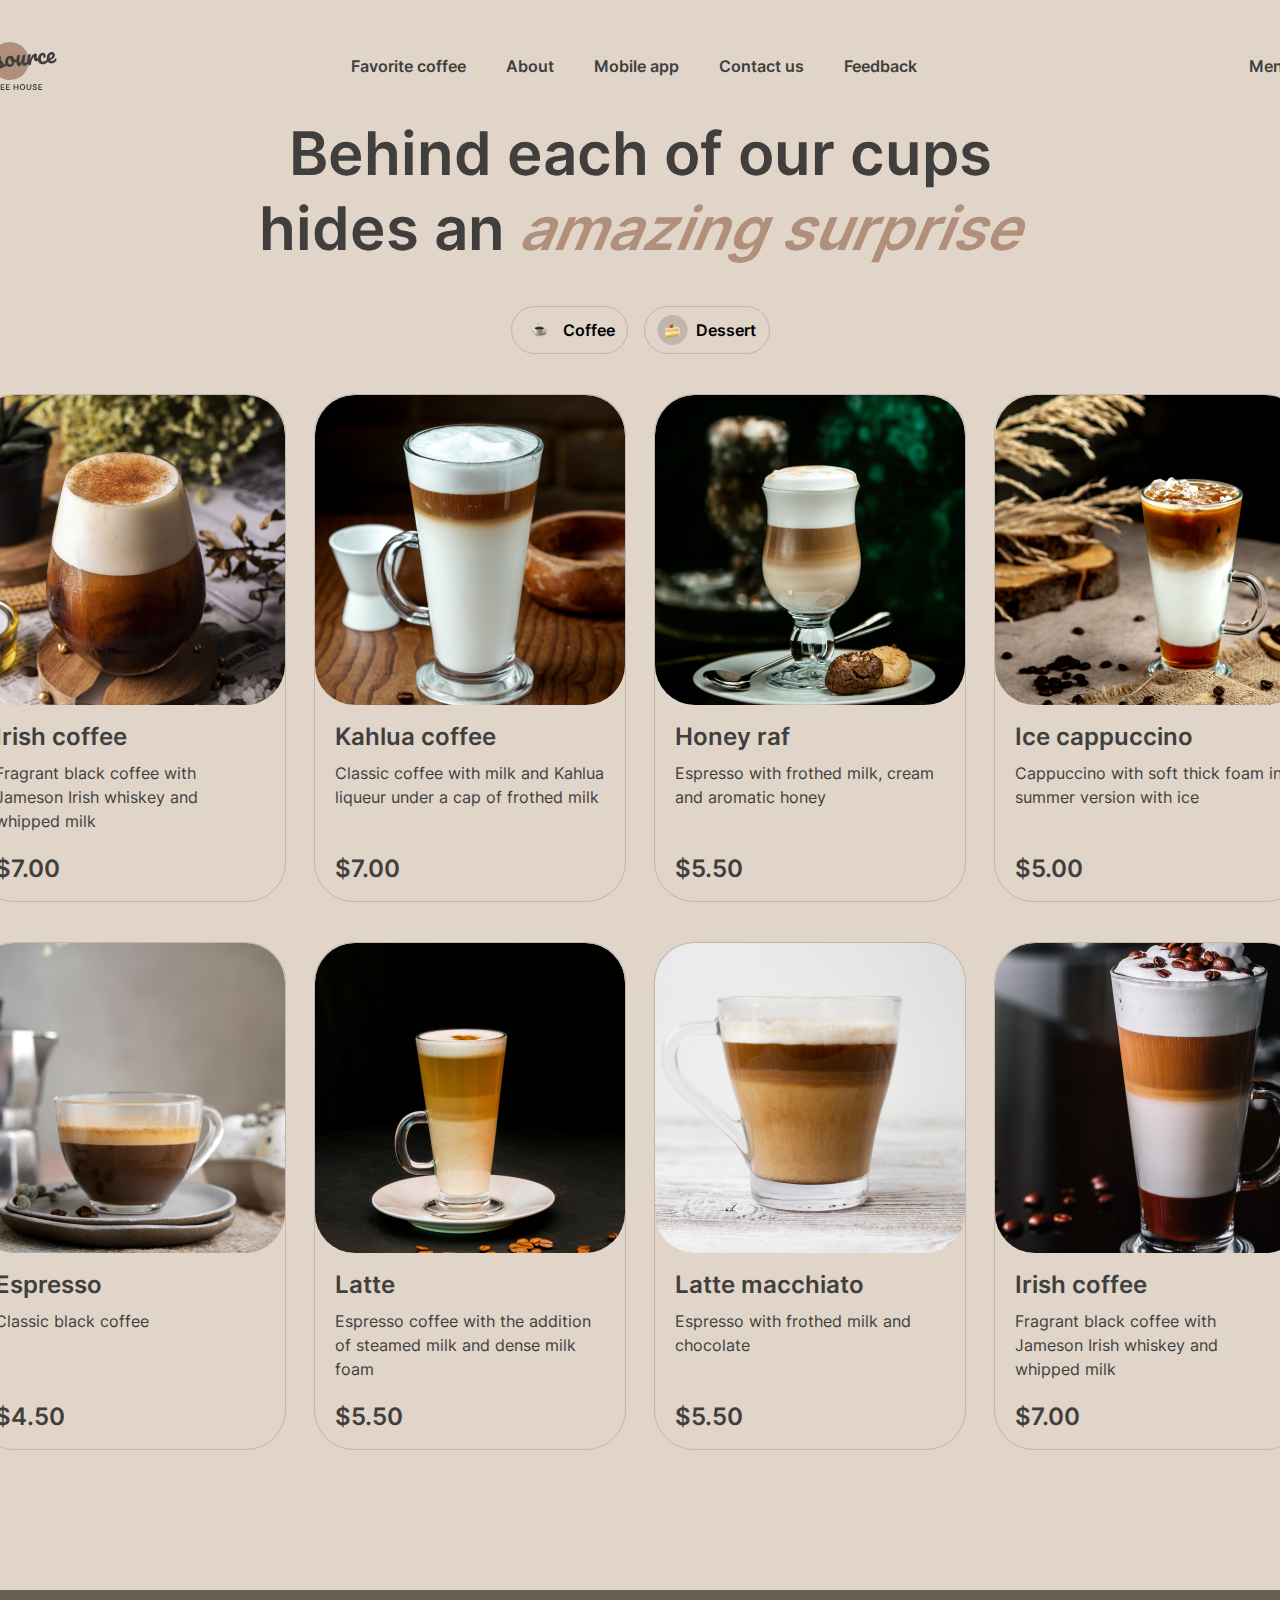
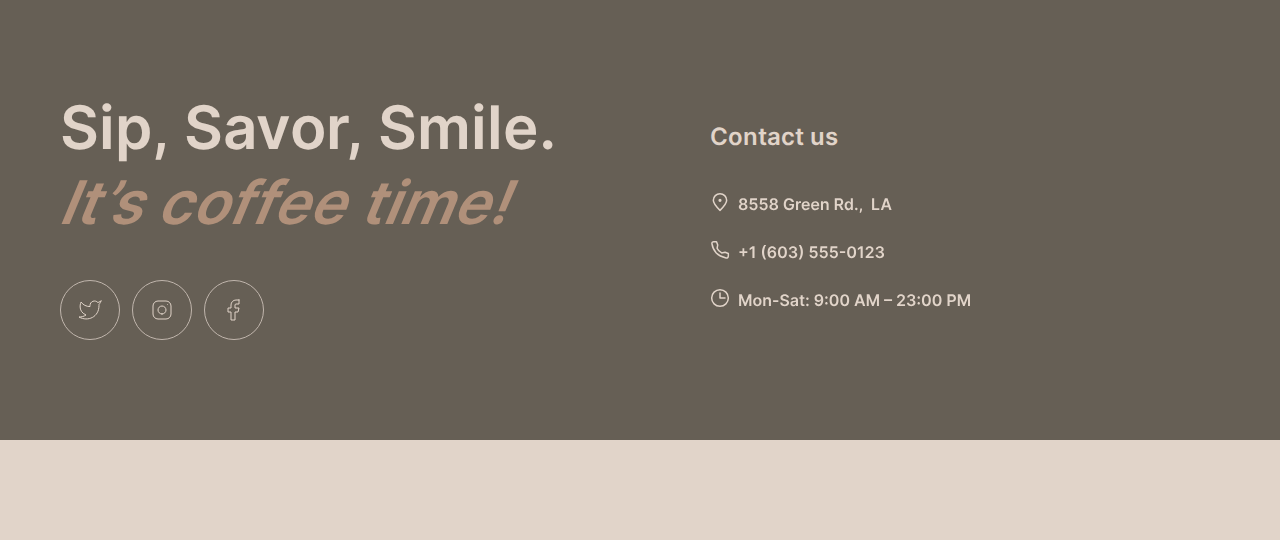
<file: cofee_menu/coffee_menu.html>
<!DOCTYPE html>
<html lang="en">

<head>
    <meta charset="UTF-8">
    <meta name="viewport" content="width=device-width, initial-scale=1.0">
    <title>coffee menu</title>
    <link rel="stylesheet" href="./coffee_menu.css">
</head>

<body>
    <div class="main">
        <header class="header">
            <nav>
                <div class="logo" onclick="location.href='../index.html'">
                </div>
                <div class="links">
                    <a href="">Favorite coffee</a>
                    <a href="">About</a>
                    <a href="">Mobile app</a>
                    <a href="">Contact us</a>
                    <a href="../feedback/feedback.html">Feedback</a>
                </div>
                <div class="menu">
                    <a href="./cofee_menu/coffee_menu.html">Menu

                    </a>
                    <img src="../images/coffee-cup.svg" alt="">
                </div>
            </nav>
        </header>
        <div class="coffe-menu">
            <p>
                <span>Behind each of our cups hides an </span>
                <span>amazing surprise</span>
            </p>
            <div class="cofee_menu_btns">
                <div class="btn-cofee"><img src="./images/icon_cofee.png" alt="">Coffee</div>
                <!-- <div class="btn-tea">
                    <img src="./images/icon_tee.png" alt="">
                    Tea
                </div> -->
                <div class="btn-dessert">
                    <img src="./images/icon_desert.png" alt="">
                    Dessert
                </div>

            </div>
            <div class="coffe-menu_items">
                <div class="coffe-menu-item">
                    <img src="./images/coffee-1.png" alt="">
                    <div class="coffe-menu-item-text">
                        <p>Irish coffee</p>
                        <p>Fragrant black coffee with Jameson Irish whiskey and whipped milk</p>
                        <p>$7.00</p>
                    </div>

                </div>
                <div class="coffe-menu-item">
                    <img src="./images/coffee-2.png" alt="">
                    <div class="coffe-menu-item-text">
                        <p>Kahlua coffee</p>
                        <p>Classic coffee with milk and Kahlua liqueur under a cap of frothed milk</p>
                        <p>$7.00</p>
                    </div>

                </div>
                <div class="coffe-menu-item">
                    <img src="./images/coffee-3.png" alt="">
                    <div class="coffe-menu-item-text">
                        <p>Honey raf</p>
                        <p>Espresso with frothed milk, cream and aromatic honey</p>
                        <p>$5.50</p>
                    </div>

                </div>
                <div class="coffe-menu-item">
                    <img src="./images/coffee-4.png" alt="">
                    <div class="coffe-menu-item-text">
                        <p>Ice cappuccino</p>
                        <p>Cappuccino with soft thick foam in summer version with ice</p>
                        <p>$5.00</p>
                    </div>

                </div>
                <div class="coffe-menu-item">
                    <img src="./images/coffee-5.png" alt="">
                    <div class="coffe-menu-item-text">

                        <p>Espresso</p>
                        <p>Classic black coffee</p>
                        <p>$4.50</p>
                    </div>

                </div>
                <div class="coffe-menu-item">
                    <img src="./images/coffee-6.png" alt="">
                    <div class="coffe-menu-item-text">
                        <p>Latte</p>
                        <p>Espresso coffee with the addition of steamed milk and dense milk foam</p>
                        <p>$5.50</p>
                    </div>

                </div>
                <div class="coffe-menu-item">
                    <img src="./images/coffee-7.png" alt="">
                    <div class="coffe-menu-item-text">
                        <p>Latte macchiato</p>
                        <p>Espresso with frothed milk and chocolate</p>
                        <p>$5.50</p>
                    </div>

                </div>
                <div class="coffe-menu-item">
                    <img src="./images/coffee-8.png" alt="">
                    <div class="coffe-menu-item-text">
                        <p>Irish coffee</p>
                        <p>Fragrant black coffee with Jameson Irish whiskey and whipped milk</p>
                        <p>$7.00</p>
                    </div>

                </div>

            </div>




        </div>









        <footer class="contacts" id="contacts">
            <div class="footer_bg">
                <div class="contacts_texts_btns">
                    <p>
                        <span>Sip, Savor, Smile.</span>
                        <span>It’s coffee time!</span>
                    </p>
                    <div class="contacts_btn">
                        <svg width="60" height="60" viewBox="0 0 60 60" fill="none" xmlns="http://www.w3.org/2000/svg">
                            <rect x="0.5" y="0.5" width="59" height="59" rx="29.5" stroke="#C1B6AD" />
                            <path
                                d="M41 21.0101C41 21.0101 38.9821 22.2022 37.86 22.5401C37.2577 21.8476 36.4573 21.3567 35.567 21.134C34.6767 20.9112 33.7395 20.9673 32.8821 21.2945C32.0247 21.6218 31.2884 22.2045 30.773 22.9638C30.2575 23.7231 29.9877 24.6224 30 25.5401V26.5401C28.2426 26.5856 26.5013 26.1959 24.931 25.4055C23.3607 24.6151 22.0103 23.4487 21 22.0101C21 22.0101 17 31.0101 26 35.0101C23.9405 36.408 21.4872 37.109 19 37.0101C28 42.0101 39 37.0101 39 25.5101C38.9991 25.2315 38.9723 24.9537 38.92 24.6801C39.9406 23.6735 41 21.0101 41 21.0101Z"
                                stroke="#E1D4C9" stroke-linecap="round" stroke-linejoin="round" />
                        </svg>
                        <svg width="60" height="60" viewBox="0 0 60 60" fill="none" xmlns="http://www.w3.org/2000/svg">
                            <rect x="0.5" y="0.5" width="59" height="59" rx="29.5" stroke="#C1B6AD" />
                            <path
                                d="M30 34C32.2091 34 34 32.2091 34 30C34 27.7909 32.2091 26 30 26C27.7909 26 26 27.7909 26 30C26 32.2091 27.7909 34 30 34Z"
                                stroke="#E1D4C9" stroke-linecap="round" stroke-linejoin="round" />
                            <path
                                d="M21 34V26C21 23.2386 23.2386 21 26 21H34C36.7614 21 39 23.2386 39 26V34C39 36.7614 36.7614 39 34 39H26C23.2386 39 21 36.7614 21 34Z"
                                stroke="#E1D4C9" />
                            <path d="M35.5 24.51L35.51 24.4989" stroke="#E1D4C9" stroke-linecap="round"
                                stroke-linejoin="round" />
                        </svg>

                        <svg width="60" height="60" viewBox="0 0 60 60" fill="none" xmlns="http://www.w3.org/2000/svg">
                            <rect x="0.5" y="0.5" width="59" height="59" rx="29.5" stroke="#C1B6AD" />
                            <path
                                d="M35 20H32C30.6739 20 29.4021 20.5268 28.4645 21.4645C27.5268 22.4021 27 23.6739 27 25V28H24V32H27V40H31V32H34L35 28H31V25C31 24.7348 31.1054 24.4804 31.2929 24.2929C31.4804 24.1054 31.7348 24 32 24H35V20Z"
                                stroke="#E1D4C9" stroke-linecap="round" stroke-linejoin="round" />
                        </svg>






                    </div>
                </div>
                <div class="contacts_info">
                    <p>Contact us</p>
                    <a href="https://maps.app.goo.gl/46PivtJhZ3msuhPL8" target="_blank" class="geo">
                        <svg width="182" height="28" viewBox="0 0 182 28" fill="none"
                            xmlns="http://www.w3.org/2000/svg">
                            <path
                                d="M16.6663 8.33329C16.6663 12.0152 9.99967 18.3333 9.99967 18.3333C9.99967 18.3333 3.33301 12.0152 3.33301 8.33329C3.33301 4.65139 6.31778 1.66663 9.99967 1.66663C13.6816 1.66663 16.6663 4.65139 16.6663 8.33329Z"
                                stroke="#E1D4C9" stroke-width="1.5" />
                            <path
                                d="M10.0003 9.16667C10.4606 9.16667 10.8337 8.79357 10.8337 8.33333C10.8337 7.8731 10.4606 7.5 10.0003 7.5C9.54009 7.5 9.16699 7.8731 9.16699 8.33333C9.16699 8.79357 9.54009 9.16667 10.0003 9.16667Z"
                                fill="#E1D4C9" stroke="#E1D4C9" stroke-width="1.5" stroke-linecap="round"
                                stroke-linejoin="round" />
                            <path
                                d="M33.1705 18.1591C32.3258 18.1591 31.5758 18.017 30.9205 17.733C30.2689 17.4489 29.7576 17.0606 29.3864 16.5682C29.0189 16.072 28.8371 15.5095 28.8409 14.8807C28.8371 14.392 28.9432 13.9432 29.1591 13.5341C29.375 13.125 29.6667 12.7841 30.0341 12.5114C30.4053 12.2348 30.8182 12.0587 31.2727 11.983V11.9034C30.6742 11.7708 30.1894 11.4659 29.8182 10.9886C29.4508 10.5076 29.2689 9.95265 29.2727 9.32386C29.2689 8.72538 29.4356 8.19129 29.7727 7.72159C30.1098 7.25189 30.572 6.88258 31.1591 6.61364C31.7462 6.34091 32.4167 6.20455 33.1705 6.20455C33.9167 6.20455 34.5814 6.34091 35.1648 6.61364C35.7519 6.88258 36.214 7.25189 36.5511 7.72159C36.892 8.19129 37.0625 8.72538 37.0625 9.32386C37.0625 9.95265 36.875 10.5076 36.5 10.9886C36.1288 11.4659 35.6496 11.7708 35.0625 11.9034V11.983C35.517 12.0587 35.9261 12.2348 36.2898 12.5114C36.6572 12.7841 36.9489 13.125 37.1648 13.5341C37.3845 13.9432 37.4943 14.392 37.4943 14.8807C37.4943 15.5095 37.3087 16.072 36.9375 16.5682C36.5663 17.0606 36.0549 17.4489 35.4034 17.733C34.7557 18.017 34.0114 18.1591 33.1705 18.1591ZM33.1705 16.5341C33.6061 16.5341 33.9848 16.4602 34.3068 16.3125C34.6288 16.161 34.8788 15.9489 35.0568 15.6761C35.2348 15.4034 35.3258 15.089 35.3295 14.733C35.3258 14.3617 35.2292 14.0341 35.0398 13.75C34.8542 13.4621 34.5985 13.2367 34.2727 13.0739C33.9508 12.911 33.5833 12.8295 33.1705 12.8295C32.7538 12.8295 32.3826 12.911 32.0568 13.0739C31.7311 13.2367 31.4735 13.4621 31.2841 13.75C31.0985 14.0341 31.0076 14.3617 31.0114 14.733C31.0076 15.089 31.0947 15.4034 31.2727 15.6761C31.4508 15.9451 31.7008 16.1553 32.0227 16.3068C32.3485 16.4583 32.7311 16.5341 33.1705 16.5341ZM33.1705 11.233C33.5265 11.233 33.8409 11.161 34.1136 11.017C34.3902 10.8731 34.608 10.6723 34.767 10.4148C34.9261 10.1572 35.0076 9.85985 35.0114 9.52273C35.0076 9.18939 34.928 8.89773 34.7727 8.64773C34.6174 8.39394 34.4015 8.19886 34.125 8.0625C33.8485 7.92235 33.5303 7.85227 33.1705 7.85227C32.803 7.85227 32.4792 7.92235 32.1989 8.0625C31.9223 8.19886 31.7064 8.39394 31.5511 8.64773C31.3996 8.89773 31.3258 9.18939 31.3295 9.52273C31.3258 9.85985 31.4015 10.1572 31.5568 10.4148C31.7159 10.6686 31.9337 10.8693 32.2102 11.017C32.4905 11.161 32.8106 11.233 33.1705 11.233ZM43.4077 18.1591C42.6501 18.1591 41.9721 18.017 41.3736 17.733C40.7751 17.4451 40.2997 17.0511 39.9474 16.5511C39.599 16.0511 39.4134 15.4792 39.3906 14.8352H41.4361C41.474 15.3125 41.6804 15.7027 42.0554 16.0057C42.4304 16.3049 42.8812 16.4545 43.4077 16.4545C43.8205 16.4545 44.188 16.3598 44.5099 16.1705C44.8319 15.9811 45.0857 15.7178 45.2713 15.3807C45.4569 15.0436 45.5478 14.6591 45.544 14.2273C45.5478 13.7879 45.455 13.3977 45.2656 13.0568C45.0762 12.7159 44.8168 12.4489 44.4872 12.2557C44.1577 12.0587 43.7789 11.9602 43.3509 11.9602C43.0024 11.9564 42.6596 12.0208 42.3224 12.1534C41.9853 12.286 41.7183 12.4602 41.5213 12.6761L39.6179 12.3636L40.2259 6.36364H46.9759V8.125H41.9702L41.6349 11.2102H41.7031C41.919 10.9564 42.224 10.7462 42.6179 10.5795C43.0118 10.4091 43.4437 10.3239 43.9134 10.3239C44.6179 10.3239 45.2467 10.4905 45.7997 10.8239C46.3527 11.1534 46.7884 11.608 47.1065 12.1875C47.4247 12.767 47.5838 13.4299 47.5838 14.1761C47.5838 14.9451 47.4058 15.6307 47.0497 16.233C46.6974 16.8314 46.2069 17.303 45.5781 17.6477C44.9531 17.9886 44.2296 18.1591 43.4077 18.1591ZM53.5327 18.1591C52.7751 18.1591 52.0971 18.017 51.4986 17.733C50.9001 17.4451 50.4247 17.0511 50.0724 16.5511C49.724 16.0511 49.5384 15.4792 49.5156 14.8352H51.5611C51.599 15.3125 51.8054 15.7027 52.1804 16.0057C52.5554 16.3049 53.0062 16.4545 53.5327 16.4545C53.9455 16.4545 54.313 16.3598 54.6349 16.1705C54.9569 15.9811 55.2107 15.7178 55.3963 15.3807C55.5819 15.0436 55.6728 14.6591 55.669 14.2273C55.6728 13.7879 55.58 13.3977 55.3906 13.0568C55.2012 12.7159 54.9418 12.4489 54.6122 12.2557C54.2827 12.0587 53.9039 11.9602 53.4759 11.9602C53.1274 11.9564 52.7846 12.0208 52.4474 12.1534C52.1103 12.286 51.8433 12.4602 51.6463 12.6761L49.7429 12.3636L50.3509 6.36364H57.1009V8.125H52.0952L51.7599 11.2102H51.8281C52.044 10.9564 52.349 10.7462 52.7429 10.5795C53.1368 10.4091 53.5687 10.3239 54.0384 10.3239C54.7429 10.3239 55.3717 10.4905 55.9247 10.8239C56.4777 11.1534 56.9134 11.608 57.2315 12.1875C57.5497 12.767 57.7088 13.4299 57.7088 14.1761C57.7088 14.9451 57.5308 15.6307 57.1747 16.233C56.8224 16.8314 56.3319 17.303 55.7031 17.6477C55.0781 17.9886 54.3546 18.1591 53.5327 18.1591ZM63.7486 18.1591C62.9039 18.1591 62.1539 18.017 61.4986 17.733C60.8471 17.4489 60.3357 17.0606 59.9645 16.5682C59.5971 16.072 59.4152 15.5095 59.419 14.8807C59.4152 14.392 59.5213 13.9432 59.7372 13.5341C59.9531 13.125 60.2448 12.7841 60.6122 12.5114C60.9834 12.2348 61.3963 12.0587 61.8509 11.983V11.9034C61.2524 11.7708 60.7675 11.4659 60.3963 10.9886C60.0289 10.5076 59.8471 9.95265 59.8509 9.32386C59.8471 8.72538 60.0137 8.19129 60.3509 7.72159C60.688 7.25189 61.1501 6.88258 61.7372 6.61364C62.3243 6.34091 62.9948 6.20455 63.7486 6.20455C64.4948 6.20455 65.1596 6.34091 65.7429 6.61364C66.33 6.88258 66.7921 7.25189 67.1293 7.72159C67.4702 8.19129 67.6406 8.72538 67.6406 9.32386C67.6406 9.95265 67.4531 10.5076 67.0781 10.9886C66.7069 11.4659 66.2277 11.7708 65.6406 11.9034V11.983C66.0952 12.0587 66.5043 12.2348 66.8679 12.5114C67.2353 12.7841 67.527 13.125 67.7429 13.5341C67.9626 13.9432 68.0724 14.392 68.0724 14.8807C68.0724 15.5095 67.8868 16.072 67.5156 16.5682C67.1444 17.0606 66.633 17.4489 65.9815 17.733C65.3338 18.017 64.5895 18.1591 63.7486 18.1591ZM63.7486 16.5341C64.1842 16.5341 64.563 16.4602 64.8849 16.3125C65.2069 16.161 65.4569 15.9489 65.6349 15.6761C65.813 15.4034 65.9039 15.089 65.9077 14.733C65.9039 14.3617 65.8073 14.0341 65.6179 13.75C65.4323 13.4621 65.1766 13.2367 64.8509 13.0739C64.5289 12.911 64.1615 12.8295 63.7486 12.8295C63.3319 12.8295 62.9607 12.911 62.6349 13.0739C62.3092 13.2367 62.0516 13.4621 61.8622 13.75C61.6766 14.0341 61.5857 14.3617 61.5895 14.733C61.5857 15.089 61.6728 15.4034 61.8509 15.6761C62.0289 15.9451 62.2789 16.1553 62.6009 16.3068C62.9266 16.4583 63.3092 16.5341 63.7486 16.5341ZM63.7486 11.233C64.1046 11.233 64.419 11.161 64.6918 11.017C64.9683 10.8731 65.1861 10.6723 65.3452 10.4148C65.5043 10.1572 65.5857 9.85985 65.5895 9.52273C65.5857 9.18939 65.5062 8.89773 65.3509 8.64773C65.1955 8.39394 64.9796 8.19886 64.7031 8.0625C64.4266 7.92235 64.1084 7.85227 63.7486 7.85227C63.3812 7.85227 63.0573 7.92235 62.777 8.0625C62.5005 8.19886 62.2846 8.39394 62.1293 8.64773C61.9777 8.89773 61.9039 9.18939 61.9077 9.52273C61.9039 9.85985 61.9796 10.1572 62.1349 10.4148C62.294 10.6686 62.5118 10.8693 62.7884 11.017C63.0687 11.161 63.3887 11.233 63.7486 11.233ZM81.8182 10.0795C81.7235 9.77273 81.5928 9.49811 81.4261 9.25568C81.2633 9.00947 81.0663 8.79924 80.8352 8.625C80.608 8.45076 80.3466 8.32008 80.0511 8.23295C79.7557 8.14205 79.4337 8.09659 79.0852 8.09659C78.4602 8.09659 77.9034 8.25379 77.4148 8.56818C76.9261 8.88258 76.5417 9.3447 76.2614 9.95455C75.9848 10.5606 75.8466 11.2992 75.8466 12.1705C75.8466 13.0492 75.9848 13.7936 76.2614 14.4034C76.5379 15.0133 76.9223 15.4773 77.4148 15.7955C77.9072 16.1098 78.4792 16.267 79.1307 16.267C79.7216 16.267 80.233 16.1534 80.6648 15.9261C81.1004 15.6989 81.4356 15.3769 81.6705 14.9602C81.9053 14.5398 82.0227 14.0473 82.0227 13.483L82.5 13.5568H79.3409V11.9091H84.0625V13.3068C84.0625 14.303 83.8504 15.1648 83.4261 15.892C83.0019 16.6193 82.4186 17.1799 81.6761 17.5739C80.9337 17.964 80.0814 18.1591 79.1193 18.1591C78.0473 18.1591 77.1061 17.9186 76.2955 17.4375C75.4886 16.9527 74.858 16.2652 74.4034 15.375C73.9527 14.4811 73.7273 13.4205 73.7273 12.1932C73.7273 11.2538 73.8598 10.4148 74.125 9.67614C74.3939 8.9375 74.7689 8.31061 75.25 7.79545C75.7311 7.27651 76.2955 6.88258 76.9432 6.61364C77.5909 6.34091 78.2955 6.20455 79.0568 6.20455C79.7008 6.20455 80.3011 6.29924 80.858 6.48864C81.4148 6.67424 81.9091 6.93939 82.3409 7.28409C82.7765 7.62879 83.1345 8.03788 83.4148 8.51136C83.6951 8.98485 83.8788 9.50758 83.9659 10.0795H81.8182ZM86.0099 18V9.27273H88.0043V10.7273H88.0952C88.2543 10.2235 88.527 9.83523 88.9134 9.5625C89.3035 9.28598 89.7486 9.14773 90.2486 9.14773C90.3622 9.14773 90.4891 9.15341 90.6293 9.16477C90.7732 9.17235 90.8925 9.18561 90.9872 9.20455V11.0966C90.9001 11.0663 90.7618 11.0398 90.5724 11.017C90.3868 10.9905 90.2069 10.9773 90.0327 10.9773C89.6577 10.9773 89.3205 11.0587 89.0213 11.2216C88.7259 11.3807 88.4929 11.6023 88.3224 11.8864C88.152 12.1705 88.0668 12.4981 88.0668 12.8693V18H86.0099ZM95.858 18.1705C94.983 18.1705 94.2273 17.9886 93.5909 17.625C92.9583 17.2576 92.4716 16.7386 92.1307 16.0682C91.7898 15.3939 91.6193 14.6004 91.6193 13.6875C91.6193 12.7898 91.7898 12.0019 92.1307 11.3239C92.4754 10.642 92.9564 10.1117 93.5739 9.73295C94.1913 9.35038 94.9167 9.15909 95.75 9.15909C96.2879 9.15909 96.7955 9.24621 97.2727 9.42045C97.7538 9.59091 98.178 9.85606 98.5455 10.2159C98.9167 10.5758 99.2083 11.0341 99.4205 11.5909C99.6326 12.1439 99.7386 12.803 99.7386 13.5682V14.1989H92.5852V12.8125H97.767C97.7633 12.4186 97.678 12.0682 97.5114 11.7614C97.3447 11.4508 97.1117 11.2064 96.8125 11.0284C96.517 10.8504 96.1723 10.7614 95.7784 10.7614C95.358 10.7614 94.9886 10.8636 94.6705 11.0682C94.3523 11.2689 94.1042 11.5341 93.9261 11.8636C93.7519 12.1894 93.6629 12.5473 93.6591 12.9375V14.1477C93.6591 14.6553 93.7519 15.0909 93.9375 15.4545C94.1231 15.8144 94.3826 16.0909 94.7159 16.2841C95.0492 16.4735 95.4394 16.5682 95.8864 16.5682C96.1856 16.5682 96.4564 16.5265 96.6989 16.4432C96.9413 16.3561 97.1515 16.2292 97.3295 16.0625C97.5076 15.8958 97.642 15.6894 97.733 15.4432L99.6534 15.6591C99.5322 16.1667 99.3011 16.6098 98.9602 16.9886C98.6231 17.3636 98.1913 17.6553 97.6648 17.8636C97.1383 18.0682 96.536 18.1705 95.858 18.1705ZM105.342 18.1705C104.467 18.1705 103.712 17.9886 103.075 17.625C102.443 17.2576 101.956 16.7386 101.615 16.0682C101.274 15.3939 101.104 14.6004 101.104 13.6875C101.104 12.7898 101.274 12.0019 101.615 11.3239C101.96 10.642 102.441 10.1117 103.058 9.73295C103.676 9.35038 104.401 9.15909 105.234 9.15909C105.772 9.15909 106.28 9.24621 106.757 9.42045C107.238 9.59091 107.662 9.85606 108.03 10.2159C108.401 10.5758 108.693 11.0341 108.905 11.5909C109.117 12.1439 109.223 12.803 109.223 13.5682V14.1989H102.07V12.8125H107.251C107.248 12.4186 107.162 12.0682 106.996 11.7614C106.829 11.4508 106.596 11.2064 106.297 11.0284C106.001 10.8504 105.657 10.7614 105.263 10.7614C104.842 10.7614 104.473 10.8636 104.155 11.0682C103.837 11.2689 103.589 11.5341 103.411 11.8636C103.236 12.1894 103.147 12.5473 103.143 12.9375V14.1477C103.143 14.6553 103.236 15.0909 103.422 15.4545C103.607 15.8144 103.867 16.0909 104.2 16.2841C104.534 16.4735 104.924 16.5682 105.371 16.5682C105.67 16.5682 105.941 16.5265 106.183 16.4432C106.426 16.3561 106.636 16.2292 106.814 16.0625C106.992 15.8958 107.126 15.6894 107.217 15.4432L109.138 15.6591C109.017 16.1667 108.786 16.6098 108.445 16.9886C108.107 17.3636 107.676 17.6553 107.149 17.8636C106.623 18.0682 106.02 18.1705 105.342 18.1705ZM113.02 12.8864V18H110.963V9.27273H112.929V10.7557H113.031C113.232 10.267 113.552 9.87879 113.991 9.59091C114.435 9.30303 114.982 9.15909 115.634 9.15909C116.236 9.15909 116.76 9.28788 117.207 9.54545C117.658 9.80303 118.007 10.1761 118.253 10.6648C118.503 11.1534 118.626 11.7462 118.622 12.4432V18H116.565V12.7614C116.565 12.178 116.414 11.7216 116.111 11.392C115.812 11.0625 115.397 10.8977 114.866 10.8977C114.507 10.8977 114.187 10.9773 113.906 11.1364C113.63 11.2917 113.412 11.517 113.253 11.8125C113.098 12.108 113.02 12.4659 113.02 12.8864ZM124.773 18V6.36364H129.136C130.03 6.36364 130.78 6.51894 131.386 6.82955C131.996 7.14015 132.456 7.57576 132.767 8.13636C133.081 8.69318 133.239 9.3428 133.239 10.0852C133.239 10.8314 133.08 11.4792 132.761 12.0284C132.447 12.5739 131.983 12.9962 131.369 13.2955C130.756 13.5909 130.002 13.7386 129.108 13.7386H126V11.9886H128.824C129.347 11.9886 129.775 11.9167 130.108 11.7727C130.441 11.625 130.688 11.411 130.847 11.1307C131.009 10.8466 131.091 10.4981 131.091 10.0852C131.091 9.67235 131.009 9.32008 130.847 9.02841C130.684 8.73295 130.436 8.50947 130.102 8.35795C129.769 8.20265 129.339 8.125 128.812 8.125H126.881V18H124.773ZM130.784 12.7273L133.665 18H131.312L128.483 12.7273H130.784ZM138.202 18.1534C137.516 18.1534 136.902 17.9773 136.361 17.625C135.819 17.2727 135.391 16.7614 135.077 16.0909C134.762 15.4205 134.605 14.6061 134.605 13.6477C134.605 12.678 134.764 11.8598 135.082 11.1932C135.404 10.5227 135.838 10.017 136.384 9.67614C136.929 9.33144 137.537 9.15909 138.207 9.15909C138.719 9.15909 139.139 9.24621 139.469 9.42045C139.798 9.59091 140.06 9.79735 140.253 10.0398C140.446 10.2784 140.596 10.5038 140.702 10.7159H140.787V6.36364H142.849V18H140.827V16.625H140.702C140.596 16.8371 140.442 17.0625 140.241 17.3011C140.041 17.536 139.776 17.7367 139.446 17.9034C139.116 18.0701 138.702 18.1534 138.202 18.1534ZM138.776 16.4659C139.211 16.4659 139.582 16.3485 139.889 16.1136C140.196 15.875 140.429 15.5436 140.588 15.1193C140.747 14.6951 140.827 14.2008 140.827 13.6364C140.827 13.072 140.747 12.5814 140.588 12.1648C140.433 11.7481 140.202 11.4242 139.895 11.1932C139.592 10.9621 139.219 10.8466 138.776 10.8466C138.317 10.8466 137.935 10.9659 137.628 11.2045C137.321 11.4432 137.09 11.7727 136.935 12.1932C136.779 12.6136 136.702 13.0947 136.702 13.6364C136.702 14.1818 136.779 14.6686 136.935 15.0966C137.094 15.5208 137.327 15.8561 137.634 16.1023C137.944 16.3447 138.325 16.4659 138.776 16.4659ZM146.308 18.125C145.964 18.125 145.668 18.0038 145.422 17.7614C145.176 17.5189 145.054 17.2235 145.058 16.875C145.054 16.5341 145.176 16.2424 145.422 16C145.668 15.7576 145.964 15.6364 146.308 15.6364C146.642 15.6364 146.931 15.7576 147.178 16C147.428 16.2424 147.554 16.5341 147.558 16.875C147.554 17.1061 147.494 17.3163 147.376 17.5057C147.263 17.6951 147.111 17.8466 146.922 17.9602C146.736 18.0701 146.532 18.125 146.308 18.125ZM152.097 16.4091L152.023 17.0341C151.97 17.5114 151.875 17.9962 151.739 18.4886C151.606 18.9848 151.466 19.4413 151.318 19.858C151.17 20.2746 151.051 20.6023 150.96 20.8409H149.574C149.627 20.6098 149.699 20.2955 149.79 19.8977C149.884 19.5 149.975 19.053 150.062 18.5568C150.15 18.0606 150.208 17.5568 150.239 17.0455L150.278 16.4091H152.097ZM162.07 18V6.36364H164.178V16.233H169.303V18H162.07ZM173.064 18H170.814L174.911 6.36364H177.513L181.615 18H179.365L176.257 8.75H176.166L173.064 18ZM173.138 13.4375H179.274V15.1307H173.138V13.4375Z"
                                fill="#E1D4C9" />
                        </svg>
                    </a>
                    <a href="tel:+37529111111" class="phone">
                        <svg width="175" height="28" viewBox="0 0 175 28" fill="none"
                            xmlns="http://www.w3.org/2000/svg">
                            <path
                                d="M15.0984 12.2516L11.6665 12.9166C9.34845 11.7531 7.91654 10.4166 7.08321 8.33329L7.72483 4.89154L6.51197 1.66663L3.72946 1.66663C2.60191 1.66663 1.71466 2.59958 1.90108 3.71161C2.29888 6.08454 3.37231 10.0391 6.24987 12.9166C9.27338 15.9401 13.5661 17.3318 16.1378 17.9288C17.299 18.1983 18.3332 17.2908 18.3332 16.0988L18.3332 13.4843L15.0984 12.2516Z"
                                stroke="#E1D4C9" stroke-width="1.5" stroke-linecap="round" stroke-linejoin="round" />
                            <path
                                d="M32.4886 16.1364V8.27273H34.2727V16.1364H32.4886ZM29.4489 13.0966V11.3125H37.3125V13.0966H29.4489ZM44.5327 6.36364V18H42.4247V8.41477H42.3565L39.6349 10.1534V8.22159L42.527 6.36364H44.5327ZM51.9901 12.1818C51.9901 10.7614 52.1776 9.45644 52.5526 8.26705C52.9313 7.07386 53.4938 5.97159 54.2401 4.96023H56.1776C55.8897 5.33523 55.6207 5.79545 55.3707 6.34091C55.1207 6.88258 54.9029 7.47727 54.7173 8.125C54.5355 8.76894 54.3916 9.4375 54.2855 10.1307C54.1832 10.8239 54.1321 11.5076 54.1321 12.1818C54.1321 13.0795 54.2211 13.9886 54.3991 14.9091C54.581 15.8295 54.8253 16.6837 55.1321 17.4716C55.4427 18.2557 55.7912 18.8977 56.1776 19.3977H54.2401C53.4938 18.3864 52.9313 17.286 52.5526 16.0966C52.1776 14.9034 51.9901 13.5985 51.9901 12.1818ZM62.0142 18.1591C61.4574 18.1553 60.9138 18.0587 60.3835 17.8693C59.8532 17.6761 59.3759 17.3636 58.9517 16.9318C58.5275 16.4962 58.1903 15.9186 57.9403 15.1989C57.6903 14.4754 57.5672 13.5795 57.571 12.5114C57.571 11.5152 57.6771 10.6269 57.8892 9.84659C58.1013 9.06629 58.4062 8.4072 58.804 7.86932C59.2017 7.32765 59.6809 6.91477 60.2415 6.63068C60.8059 6.34659 61.4366 6.20455 62.1335 6.20455C62.8646 6.20455 63.5123 6.34848 64.0767 6.63636C64.6449 6.92424 65.1032 7.31818 65.4517 7.81818C65.8002 8.31439 66.0161 8.875 66.0994 9.5H64.0256C63.9195 9.05303 63.7017 8.69697 63.3722 8.43182C63.0464 8.16288 62.6335 8.02841 62.1335 8.02841C61.3267 8.02841 60.7055 8.37879 60.2699 9.07955C59.8381 9.7803 59.6203 10.7424 59.6165 11.9659H59.696C59.8816 11.6326 60.1222 11.3466 60.4176 11.108C60.7131 10.8693 61.0464 10.6856 61.4176 10.5568C61.7926 10.4242 62.1884 10.358 62.6051 10.358C63.2869 10.358 63.8987 10.5208 64.4403 10.8466C64.9858 11.1723 65.4176 11.6212 65.7358 12.1932C66.054 12.7614 66.2112 13.4129 66.2074 14.1477C66.2112 14.9129 66.0369 15.6004 65.6847 16.2102C65.3324 16.8163 64.8419 17.2936 64.2131 17.642C63.5843 17.9905 62.8513 18.1629 62.0142 18.1591ZM62.0028 16.4545C62.4157 16.4545 62.785 16.3542 63.1108 16.1534C63.4366 15.9527 63.6941 15.6818 63.8835 15.3409C64.0729 15 64.1657 14.6174 64.1619 14.1932C64.1657 13.7765 64.0748 13.3996 63.8892 13.0625C63.7074 12.7254 63.4555 12.4583 63.1335 12.2614C62.8116 12.0644 62.4441 11.9659 62.0312 11.9659C61.7244 11.9659 61.4384 12.0246 61.1733 12.142C60.9081 12.2595 60.6771 12.4223 60.4801 12.6307C60.2831 12.8352 60.1278 13.0739 60.0142 13.3466C59.9044 13.6155 59.8475 13.9034 59.8438 14.2102C59.8475 14.6155 59.9422 14.9886 60.1278 15.3295C60.3134 15.6705 60.5691 15.9432 60.8949 16.1477C61.2206 16.3523 61.59 16.4545 62.0028 16.4545ZM72.429 18.2216C71.4934 18.2216 70.6903 17.9848 70.0199 17.5114C69.3532 17.0341 68.84 16.3466 68.4801 15.4489C68.1241 14.5473 67.946 13.4621 67.946 12.1932C67.9498 10.9242 68.1297 9.8447 68.4858 8.95455C68.8456 8.06061 69.3589 7.37879 70.0256 6.90909C70.696 6.43939 71.4972 6.20455 72.429 6.20455C73.3608 6.20455 74.1619 6.43939 74.8324 6.90909C75.5028 7.37879 76.0161 8.06061 76.3722 8.95455C76.732 9.84848 76.9119 10.928 76.9119 12.1932C76.9119 13.4659 76.732 14.553 76.3722 15.4545C76.0161 16.3523 75.5028 17.0379 74.8324 17.5114C74.1657 17.9848 73.3646 18.2216 72.429 18.2216ZM72.429 16.4432C73.1563 16.4432 73.7301 16.0852 74.1506 15.3693C74.5748 14.6496 74.7869 13.5909 74.7869 12.1932C74.7869 11.2689 74.6903 10.4924 74.4972 9.86364C74.304 9.23485 74.0313 8.76136 73.679 8.44318C73.3267 8.12121 72.91 7.96023 72.429 7.96023C71.7055 7.96023 71.1335 8.32008 70.7131 9.03977C70.2926 9.75568 70.0805 10.8068 70.0767 12.1932C70.0729 13.1212 70.1657 13.9015 70.3551 14.5341C70.5483 15.1667 70.821 15.6439 71.1733 15.9659C71.5256 16.2841 71.9441 16.4432 72.429 16.4432ZM82.9759 18.1591C82.1577 18.1591 81.4304 18.0189 80.794 17.7386C80.1615 17.4583 79.6615 17.0682 79.294 16.5682C78.9266 16.0682 78.7315 15.4905 78.7088 14.8352H80.8452C80.8641 15.1496 80.9683 15.4242 81.1577 15.6591C81.3471 15.8902 81.599 16.0701 81.9134 16.1989C82.2277 16.3277 82.58 16.392 82.9702 16.392C83.3868 16.392 83.7562 16.3201 84.0781 16.1761C84.4001 16.0284 84.652 15.8239 84.8338 15.5625C85.0156 15.3011 85.1046 15 85.1009 14.6591C85.1046 14.3068 85.0137 13.9962 84.8281 13.7273C84.6425 13.4583 84.3736 13.2481 84.0213 13.0966C83.6728 12.9451 83.2524 12.8693 82.7599 12.8693H81.7315V11.2443H82.7599C83.1652 11.2443 83.5194 11.1742 83.8224 11.0341C84.1293 10.8939 84.3698 10.697 84.544 10.4432C84.7183 10.1856 84.8035 9.88826 84.7997 9.55114C84.8035 9.22159 84.7296 8.93561 84.5781 8.69318C84.4304 8.44697 84.2202 8.25568 83.9474 8.11932C83.6785 7.98295 83.3622 7.91477 82.9986 7.91477C82.6425 7.91477 82.313 7.97917 82.0099 8.10795C81.7069 8.23674 81.4626 8.42045 81.277 8.65909C81.0914 8.89394 80.9929 9.17424 80.9815 9.5H78.9531C78.9683 8.84848 79.1558 8.27652 79.5156 7.78409C79.8793 7.28788 80.3641 6.90151 80.9702 6.625C81.5762 6.3447 82.2562 6.20455 83.0099 6.20455C83.7865 6.20455 84.4607 6.35038 85.0327 6.64205C85.6084 6.92992 86.0535 7.31818 86.3679 7.80682C86.6823 8.29545 86.8395 8.83523 86.8395 9.42614C86.8433 10.0814 86.6501 10.6307 86.2599 11.0739C85.8736 11.517 85.366 11.8068 84.7372 11.9432V12.0341C85.5554 12.1477 86.1823 12.4508 86.6179 12.9432C87.0573 13.4318 87.2751 14.0398 87.2713 14.767C87.2713 15.4186 87.0857 16.0019 86.7145 16.517C86.3471 17.0284 85.8395 17.4299 85.1918 17.7216C84.5478 18.0133 83.8092 18.1591 82.9759 18.1591ZM92.9148 12.1818C92.9148 13.5985 92.7254 14.9034 92.3466 16.0966C91.9716 17.286 91.411 18.3864 90.6648 19.3977H88.7273C89.0189 19.0227 89.2879 18.5644 89.5341 18.0227C89.7841 17.4811 90 16.8864 90.1818 16.2386C90.3674 15.5909 90.5114 14.9205 90.6136 14.2273C90.7197 13.5341 90.7727 12.8523 90.7727 12.1818C90.7727 11.2841 90.6818 10.375 90.5 9.45455C90.322 8.53409 90.0777 7.67992 89.767 6.89205C89.4602 6.10417 89.1136 5.46023 88.7273 4.96023H90.6648C91.411 5.97159 91.9716 7.07386 92.3466 8.26705C92.7254 9.45644 92.9148 10.7614 92.9148 12.1818ZM103.533 18.1591C102.775 18.1591 102.097 18.017 101.499 17.733C100.9 17.4451 100.425 17.0511 100.072 16.5511C99.724 16.0511 99.5384 15.4792 99.5156 14.8352H101.561C101.599 15.3125 101.805 15.7027 102.18 16.0057C102.555 16.3049 103.006 16.4545 103.533 16.4545C103.946 16.4545 104.313 16.3598 104.635 16.1705C104.957 15.9811 105.211 15.7178 105.396 15.3807C105.582 15.0436 105.673 14.6591 105.669 14.2273C105.673 13.7879 105.58 13.3977 105.391 13.0568C105.201 12.7159 104.942 12.4489 104.612 12.2557C104.283 12.0587 103.904 11.9602 103.476 11.9602C103.127 11.9564 102.785 12.0208 102.447 12.1534C102.11 12.286 101.843 12.4602 101.646 12.6761L99.7429 12.3636L100.351 6.36364H107.101V8.125H102.095L101.76 11.2102H101.828C102.044 10.9564 102.349 10.7462 102.743 10.5795C103.137 10.4091 103.569 10.3239 104.038 10.3239C104.743 10.3239 105.372 10.4905 105.925 10.8239C106.478 11.1534 106.913 11.608 107.232 12.1875C107.55 12.767 107.709 13.4299 107.709 14.1761C107.709 14.9451 107.531 15.6307 107.175 16.233C106.822 16.8314 106.332 17.303 105.703 17.6477C105.078 17.9886 104.355 18.1591 103.533 18.1591ZM113.658 18.1591C112.9 18.1591 112.222 18.017 111.624 17.733C111.025 17.4451 110.55 17.0511 110.197 16.5511C109.849 16.0511 109.663 15.4792 109.641 14.8352H111.686C111.724 15.3125 111.93 15.7027 112.305 16.0057C112.68 16.3049 113.131 16.4545 113.658 16.4545C114.071 16.4545 114.438 16.3598 114.76 16.1705C115.082 15.9811 115.336 15.7178 115.521 15.3807C115.707 15.0436 115.798 14.6591 115.794 14.2273C115.798 13.7879 115.705 13.3977 115.516 13.0568C115.326 12.7159 115.067 12.4489 114.737 12.2557C114.408 12.0587 114.029 11.9602 113.601 11.9602C113.252 11.9564 112.91 12.0208 112.572 12.1534C112.235 12.286 111.968 12.4602 111.771 12.6761L109.868 12.3636L110.476 6.36364H117.226V8.125H112.22L111.885 11.2102H111.953C112.169 10.9564 112.474 10.7462 112.868 10.5795C113.262 10.4091 113.694 10.3239 114.163 10.3239C114.868 10.3239 115.497 10.4905 116.05 10.8239C116.603 11.1534 117.038 11.608 117.357 12.1875C117.675 12.767 117.834 13.4299 117.834 14.1761C117.834 14.9451 117.656 15.6307 117.3 16.233C116.947 16.8314 116.457 17.303 115.828 17.6477C115.203 17.9886 114.48 18.1591 113.658 18.1591ZM123.783 18.1591C123.025 18.1591 122.347 18.017 121.749 17.733C121.15 17.4451 120.675 17.0511 120.322 16.5511C119.974 16.0511 119.788 15.4792 119.766 14.8352H121.811C121.849 15.3125 122.055 15.7027 122.43 16.0057C122.805 16.3049 123.256 16.4545 123.783 16.4545C124.196 16.4545 124.563 16.3598 124.885 16.1705C125.207 15.9811 125.461 15.7178 125.646 15.3807C125.832 15.0436 125.923 14.6591 125.919 14.2273C125.923 13.7879 125.83 13.3977 125.641 13.0568C125.451 12.7159 125.192 12.4489 124.862 12.2557C124.533 12.0587 124.154 11.9602 123.726 11.9602C123.377 11.9564 123.035 12.0208 122.697 12.1534C122.36 12.286 122.093 12.4602 121.896 12.6761L119.993 12.3636L120.601 6.36364H127.351V8.125H122.345L122.01 11.2102H122.078C122.294 10.9564 122.599 10.7462 122.993 10.5795C123.387 10.4091 123.819 10.3239 124.288 10.3239C124.993 10.3239 125.622 10.4905 126.175 10.8239C126.728 11.1534 127.163 11.608 127.482 12.1875C127.8 12.767 127.959 13.4299 127.959 14.1761C127.959 14.9451 127.781 15.6307 127.425 16.233C127.072 16.8314 126.582 17.303 125.953 17.6477C125.328 17.9886 124.605 18.1591 123.783 18.1591ZM135.175 11.3352V13.0284H129.936V11.3352H135.175ZM141.616 18.2216C140.681 18.2216 139.878 17.9848 139.207 17.5114C138.541 17.0341 138.027 16.3466 137.668 15.4489C137.312 14.5473 137.134 13.4621 137.134 12.1932C137.137 10.9242 137.317 9.8447 137.673 8.95455C138.033 8.06061 138.546 7.37879 139.213 6.90909C139.884 6.43939 140.685 6.20455 141.616 6.20455C142.548 6.20455 143.349 6.43939 144.02 6.90909C144.69 7.37879 145.204 8.06061 145.56 8.95455C145.92 9.84848 146.099 10.928 146.099 12.1932C146.099 13.4659 145.92 14.553 145.56 15.4545C145.204 16.3523 144.69 17.0379 144.02 17.5114C143.353 17.9848 142.552 18.2216 141.616 18.2216ZM141.616 16.4432C142.344 16.4432 142.918 16.0852 143.338 15.3693C143.762 14.6496 143.974 13.5909 143.974 12.1932C143.974 11.2689 143.878 10.4924 143.685 9.86364C143.491 9.23485 143.219 8.76136 142.866 8.44318C142.514 8.12121 142.098 7.96023 141.616 7.96023C140.893 7.96023 140.321 8.32008 139.901 9.03977C139.48 9.75568 139.268 10.8068 139.264 12.1932C139.26 13.1212 139.353 13.9015 139.543 14.5341C139.736 15.1667 140.009 15.6439 140.361 15.9659C140.713 16.2841 141.132 16.4432 141.616 16.4432ZM152.72 6.36364V18H150.612V8.41477H150.544L147.822 10.1534V8.22159L150.714 6.36364H152.72ZM155.675 18V16.4773L159.714 12.517C160.101 12.1269 160.423 11.7803 160.68 11.4773C160.938 11.1742 161.131 10.8807 161.26 10.5966C161.389 10.3125 161.453 10.0095 161.453 9.6875C161.453 9.32008 161.37 9.00568 161.203 8.74432C161.036 8.47917 160.807 8.27462 160.516 8.13068C160.224 7.98674 159.893 7.91477 159.521 7.91477C159.139 7.91477 158.804 7.99432 158.516 8.15341C158.228 8.30871 158.004 8.5303 157.845 8.81818C157.69 9.10606 157.612 9.44886 157.612 9.84659H155.607C155.607 9.10795 155.775 8.46591 156.112 7.92045C156.449 7.375 156.913 6.95265 157.504 6.65341C158.099 6.35417 158.781 6.20455 159.55 6.20455C160.33 6.20455 161.016 6.35038 161.607 6.64205C162.197 6.93371 162.656 7.33333 162.982 7.84091C163.311 8.34848 163.476 8.92803 163.476 9.57955C163.476 10.0152 163.393 10.4432 163.226 10.8636C163.059 11.2841 162.766 11.75 162.345 12.2614C161.929 12.7727 161.343 13.392 160.589 14.1193L158.584 16.1591V16.2386H163.652V18H155.675ZM169.788 18.1591C168.97 18.1591 168.243 18.0189 167.607 17.7386C166.974 17.4583 166.474 17.0682 166.107 16.5682C165.739 16.0682 165.544 15.4905 165.521 14.8352H167.658C167.677 15.1496 167.781 15.4242 167.97 15.6591C168.16 15.8902 168.411 16.0701 168.726 16.1989C169.04 16.3277 169.393 16.392 169.783 16.392C170.199 16.392 170.569 16.3201 170.891 16.1761C171.213 16.0284 171.464 15.8239 171.646 15.5625C171.828 15.3011 171.917 15 171.913 14.6591C171.917 14.3068 171.826 13.9962 171.641 13.7273C171.455 13.4583 171.186 13.2481 170.834 13.0966C170.485 12.9451 170.065 12.8693 169.572 12.8693H168.544V11.2443H169.572C169.978 11.2443 170.332 11.1742 170.635 11.0341C170.942 10.8939 171.182 10.697 171.357 10.4432C171.531 10.1856 171.616 9.88826 171.612 9.55114C171.616 9.22159 171.542 8.93561 171.391 8.69318C171.243 8.44697 171.033 8.25568 170.76 8.11932C170.491 7.98295 170.175 7.91477 169.811 7.91477C169.455 7.91477 169.125 7.97917 168.822 8.10795C168.519 8.23674 168.275 8.42045 168.089 8.65909C167.904 8.89394 167.805 9.17424 167.794 9.5H165.766C165.781 8.84848 165.968 8.27652 166.328 7.78409C166.692 7.28788 167.177 6.90151 167.783 6.625C168.389 6.3447 169.069 6.20455 169.822 6.20455C170.599 6.20455 171.273 6.35038 171.845 6.64205C172.421 6.92992 172.866 7.31818 173.18 7.80682C173.495 8.29545 173.652 8.83523 173.652 9.42614C173.656 10.0814 173.463 10.6307 173.072 11.0739C172.686 11.517 172.179 11.8068 171.55 11.9432V12.0341C172.368 12.1477 172.995 12.4508 173.43 12.9432C173.87 13.4318 174.088 14.0398 174.084 14.767C174.084 15.4186 173.898 16.0019 173.527 16.517C173.16 17.0284 172.652 17.4299 172.004 17.7216C171.36 18.0133 170.622 18.1591 169.788 18.1591Z"
                                fill="#E1D4C9" />
                        </svg>

                    </a>
                    <a href="" class="time">
                        <svg width="262" height="24" viewBox="0 0 262 24" fill="none"
                            xmlns="http://www.w3.org/2000/svg">
                            <g clip-path="url(#clip0_217_1735)">
                                <path d="M10 5L10 10L15 10" stroke="#E1D4C9" stroke-width="1.5" stroke-linecap="round"
                                    stroke-linejoin="round" />
                                <path
                                    d="M10.0003 18.3333C14.6027 18.3333 18.3337 14.6023 18.3337 9.99996C18.3337 5.39759 14.6027 1.66663 10.0003 1.66663C5.39795 1.66663 1.66699 5.39759 1.66699 9.99996C1.66699 14.6023 5.39795 18.3333 10.0003 18.3333Z"
                                    stroke="#E1D4C9" stroke-width="1.5" stroke-linecap="round"
                                    stroke-linejoin="round" />
                            </g>
                            <path
                                d="M29.1477 6.36364H31.7273L35.1818 14.7955H35.3182L38.7727 6.36364H41.3523V18H39.3295V10.0057H39.2216L36.0057 17.9659H34.4943L31.2784 9.98864H31.1705V18H29.1477V6.36364ZM47.3636 18.1705C46.5114 18.1705 45.7727 17.983 45.1477 17.608C44.5227 17.233 44.0379 16.7083 43.6932 16.0341C43.3523 15.3598 43.1818 14.572 43.1818 13.6705C43.1818 12.7689 43.3523 11.9792 43.6932 11.3011C44.0379 10.6231 44.5227 10.0966 45.1477 9.72159C45.7727 9.34659 46.5114 9.15909 47.3636 9.15909C48.2159 9.15909 48.9545 9.34659 49.5795 9.72159C50.2045 10.0966 50.6875 10.6231 51.0284 11.3011C51.3731 11.9792 51.5455 12.7689 51.5455 13.6705C51.5455 14.572 51.3731 15.3598 51.0284 16.0341C50.6875 16.7083 50.2045 17.233 49.5795 17.608C48.9545 17.983 48.2159 18.1705 47.3636 18.1705ZM47.375 16.5227C47.8371 16.5227 48.2235 16.3958 48.5341 16.142C48.8447 15.8845 49.0758 15.5398 49.2273 15.108C49.3826 14.6761 49.4602 14.1951 49.4602 13.6648C49.4602 13.1307 49.3826 12.6477 49.2273 12.2159C49.0758 11.7803 48.8447 11.4337 48.5341 11.1761C48.2235 10.9186 47.8371 10.7898 47.375 10.7898C46.9015 10.7898 46.5076 10.9186 46.1932 11.1761C45.8826 11.4337 45.6496 11.7803 45.4943 12.2159C45.3428 12.6477 45.267 13.1307 45.267 13.6648C45.267 14.1951 45.3428 14.6761 45.4943 15.108C45.6496 15.5398 45.8826 15.8845 46.1932 16.142C46.5076 16.3958 46.9015 16.5227 47.375 16.5227ZM55.348 12.8864V18H53.2912V9.27273H55.2571V10.7557H55.3594C55.5601 10.267 55.8802 9.87879 56.3196 9.59091C56.7628 9.30303 57.3101 9.15909 57.9616 9.15909C58.5639 9.15909 59.0885 9.28788 59.5355 9.54545C59.9863 9.80303 60.3348 10.1761 60.581 10.6648C60.831 11.1534 60.9541 11.7462 60.9503 12.4432V18H58.8935V12.7614C58.8935 12.178 58.742 11.7216 58.4389 11.392C58.1397 11.0625 57.7249 10.8977 57.1946 10.8977C56.8348 10.8977 56.5147 10.9773 56.2344 11.1364C55.9579 11.2917 55.7401 11.517 55.581 11.8125C55.4257 12.108 55.348 12.4659 55.348 12.8864ZM68.331 12.3068V14H63.0923V12.3068H68.331ZM76.9091 9.5625C76.8561 9.06629 76.6326 8.67992 76.2386 8.40341C75.8485 8.12689 75.3409 7.98864 74.7159 7.98864C74.2765 7.98864 73.8996 8.05492 73.5852 8.1875C73.2708 8.32008 73.0303 8.5 72.8636 8.72727C72.697 8.95455 72.6117 9.21402 72.608 9.50568C72.608 9.74811 72.6629 9.95833 72.7727 10.1364C72.8864 10.3144 73.0398 10.4659 73.233 10.5909C73.4261 10.7121 73.6402 10.8144 73.875 10.8977C74.1098 10.9811 74.3466 11.0511 74.5852 11.108L75.6761 11.3807C76.1155 11.483 76.5379 11.6212 76.9432 11.7955C77.3523 11.9697 77.7178 12.1894 78.0398 12.4545C78.3655 12.7197 78.6231 13.0398 78.8125 13.4148C79.0019 13.7898 79.0966 14.2292 79.0966 14.733C79.0966 15.4148 78.9223 16.0152 78.5739 16.5341C78.2254 17.0492 77.7216 17.4527 77.0625 17.7443C76.4072 18.0322 75.6136 18.1761 74.6818 18.1761C73.7765 18.1761 72.9905 18.036 72.3239 17.7557C71.661 17.4754 71.142 17.0663 70.767 16.5284C70.3958 15.9905 70.1951 15.3352 70.1648 14.5625H72.2386C72.2689 14.9678 72.3939 15.3049 72.6136 15.5739C72.8333 15.8428 73.1193 16.0436 73.4716 16.1761C73.8277 16.3087 74.2254 16.375 74.6648 16.375C75.1231 16.375 75.5246 16.3068 75.8693 16.1705C76.2178 16.0303 76.4905 15.8371 76.6875 15.5909C76.8845 15.3409 76.9848 15.0492 76.9886 14.7159C76.9848 14.4129 76.8958 14.1629 76.7216 13.9659C76.5473 13.7652 76.303 13.5985 75.9886 13.4659C75.678 13.3295 75.3144 13.2083 74.8977 13.1023L73.5739 12.7614C72.6155 12.5152 71.858 12.142 71.3011 11.642C70.7481 11.1383 70.4716 10.4697 70.4716 9.63636C70.4716 8.95076 70.6572 8.35038 71.0284 7.83523C71.4034 7.32008 71.9129 6.92045 72.5568 6.63636C73.2008 6.34848 73.9299 6.20455 74.7443 6.20455C75.5701 6.20455 76.2936 6.34848 76.9148 6.63636C77.5398 6.92045 78.0303 7.31629 78.3864 7.82386C78.7424 8.32765 78.9261 8.9072 78.9375 9.5625H76.9091ZM83.3963 18.1761C82.8433 18.1761 82.3452 18.0777 81.902 17.8807C81.4626 17.6799 81.1141 17.3845 80.8565 16.9943C80.6027 16.6042 80.4759 16.1231 80.4759 15.5511C80.4759 15.0587 80.5668 14.6515 80.7486 14.3295C80.9304 14.0076 81.1785 13.75 81.4929 13.5568C81.8073 13.3636 82.1615 13.2178 82.5554 13.1193C82.9531 13.017 83.3641 12.9432 83.7884 12.8977C84.2997 12.8447 84.7145 12.7973 85.0327 12.7557C85.3509 12.7102 85.5819 12.642 85.7259 12.5511C85.8736 12.4564 85.9474 12.3106 85.9474 12.1136V12.0795C85.9474 11.6515 85.8205 11.3201 85.5668 11.0852C85.313 10.8504 84.9474 10.733 84.4702 10.733C83.9664 10.733 83.5668 10.8428 83.2713 11.0625C82.9796 11.2822 82.7827 11.5417 82.6804 11.8409L80.7599 11.5682C80.9115 11.0379 81.1615 10.5947 81.5099 10.2386C81.8584 9.87879 82.2846 9.60985 82.7884 9.43182C83.2921 9.25 83.849 9.15909 84.4588 9.15909C84.8793 9.15909 85.2978 9.20833 85.7145 9.30682C86.1312 9.4053 86.5118 9.56818 86.8565 9.79545C87.2012 10.0189 87.4777 10.3239 87.6861 10.7102C87.8982 11.0966 88.0043 11.5795 88.0043 12.1591V18H86.027V16.8011H85.9588C85.8338 17.0436 85.6577 17.2708 85.4304 17.483C85.2069 17.6913 84.9247 17.8598 84.5838 17.9886C84.2467 18.1136 83.8509 18.1761 83.3963 18.1761ZM83.9304 16.6648C84.3433 16.6648 84.7012 16.5833 85.0043 16.4205C85.3073 16.2538 85.5402 16.0341 85.7031 15.7614C85.8698 15.4886 85.9531 15.1913 85.9531 14.8693V13.8409C85.8887 13.8939 85.7789 13.9432 85.6236 13.9886C85.4721 14.0341 85.3016 14.0739 85.1122 14.108C84.9228 14.142 84.7353 14.1723 84.5497 14.1989C84.3641 14.2254 84.2031 14.2481 84.0668 14.267C83.7599 14.3087 83.4853 14.3769 83.2429 14.4716C83.0005 14.5663 82.8092 14.6989 82.669 14.8693C82.5289 15.036 82.4588 15.2519 82.4588 15.517C82.4588 15.8958 82.5971 16.1818 82.8736 16.375C83.1501 16.5682 83.5024 16.6648 83.9304 16.6648ZM94.4304 9.27273V10.8636H89.4134V9.27273H94.4304ZM90.652 7.18182H92.7088V15.375C92.7088 15.6515 92.7505 15.8636 92.8338 16.0114C92.9209 16.1553 93.0346 16.2538 93.1747 16.3068C93.3149 16.3598 93.4702 16.3864 93.6406 16.3864C93.7694 16.3864 93.8868 16.3769 93.9929 16.358C94.1027 16.339 94.1861 16.322 94.2429 16.3068L94.5895 17.9148C94.4796 17.9527 94.3224 17.9943 94.1179 18.0398C93.9171 18.0852 93.6709 18.1117 93.3793 18.1193C92.8641 18.1345 92.4001 18.0568 91.9872 17.8864C91.5743 17.7121 91.2467 17.4432 91.0043 17.0795C90.7656 16.7159 90.6482 16.2614 90.652 15.7159V7.18182ZM97.4176 18.125C97.0729 18.125 96.7775 18.0038 96.5312 17.7614C96.285 17.5189 96.1638 17.2235 96.1676 16.875C96.1638 16.5341 96.285 16.2424 96.5312 16C96.7775 15.7576 97.0729 15.6364 97.4176 15.6364C97.7509 15.6364 98.0407 15.7576 98.2869 16C98.5369 16.2424 98.6638 16.5341 98.6676 16.875C98.6638 17.1061 98.6032 17.3163 98.4858 17.5057C98.3722 17.6951 98.2206 17.8466 98.0312 17.9602C97.8456 18.0701 97.6411 18.125 97.4176 18.125ZM97.4176 11.8977C97.0729 11.8977 96.7775 11.7765 96.5312 11.5341C96.285 11.2879 96.1638 10.9924 96.1676 10.6477C96.1638 10.3068 96.285 10.0152 96.5312 9.77273C96.7775 9.52652 97.0729 9.40341 97.4176 9.40341C97.7509 9.40341 98.0407 9.52652 98.2869 9.77273C98.5369 10.0152 98.6638 10.3068 98.6676 10.6477C98.6638 10.875 98.6032 11.0833 98.4858 11.2727C98.3722 11.4621 98.2206 11.6136 98.0312 11.7273C97.8456 11.8409 97.6411 11.8977 97.4176 11.8977ZM108.777 6.20455C109.334 6.20833 109.875 6.30682 110.402 6.5C110.932 6.68939 111.41 7 111.834 7.43182C112.258 7.85985 112.595 8.43371 112.845 9.15341C113.095 9.87311 113.22 10.7633 113.22 11.8239C113.224 12.8239 113.118 13.7178 112.902 14.5057C112.69 15.2898 112.385 15.9527 111.987 16.4943C111.589 17.036 111.11 17.4489 110.55 17.733C109.989 18.017 109.358 18.1591 108.658 18.1591C107.923 18.1591 107.271 18.0152 106.703 17.7273C106.139 17.4394 105.682 17.0455 105.334 16.5455C104.985 16.0455 104.771 15.4735 104.692 14.8295H106.766C106.872 15.2917 107.088 15.6591 107.413 15.9318C107.743 16.2008 108.158 16.3352 108.658 16.3352C109.464 16.3352 110.086 15.9848 110.521 15.2841C110.957 14.5833 111.175 13.6098 111.175 12.3636H111.095C110.91 12.697 110.669 12.9848 110.374 13.2273C110.078 13.4659 109.743 13.6496 109.368 13.7784C108.997 13.9072 108.603 13.9716 108.186 13.9716C107.504 13.9716 106.891 13.8087 106.345 13.483C105.804 13.1572 105.374 12.7102 105.055 12.142C104.741 11.5739 104.582 10.9242 104.578 10.1932C104.578 9.43561 104.752 8.75568 105.101 8.15341C105.453 7.54735 105.944 7.07008 106.572 6.72159C107.201 6.36932 107.936 6.19697 108.777 6.20455ZM108.783 7.90909C108.374 7.90909 108.004 8.00947 107.675 8.21023C107.349 8.4072 107.091 8.67614 106.902 9.01705C106.716 9.35417 106.624 9.73106 106.624 10.1477C106.627 10.5606 106.72 10.9356 106.902 11.2727C107.088 11.6098 107.339 11.8769 107.658 12.0739C107.98 12.2708 108.347 12.3693 108.76 12.3693C109.067 12.3693 109.353 12.3106 109.618 12.1932C109.883 12.0758 110.114 11.9129 110.311 11.7045C110.512 11.4924 110.667 11.2519 110.777 10.983C110.891 10.714 110.946 10.4299 110.942 10.1307C110.942 9.73295 110.847 9.36553 110.658 9.02841C110.472 8.69129 110.216 8.42045 109.891 8.21591C109.569 8.01136 109.199 7.90909 108.783 7.90909ZM116.402 16.6023C116.057 16.6023 115.762 16.4811 115.516 16.2386C115.269 15.9924 115.148 15.697 115.152 15.3523C115.148 15.0114 115.269 14.7197 115.516 14.4773C115.762 14.2348 116.057 14.1136 116.402 14.1136C116.735 14.1136 117.025 14.2348 117.271 14.4773C117.521 14.7197 117.648 15.0114 117.652 15.3523C117.648 15.5833 117.588 15.7936 117.47 15.983C117.357 16.1723 117.205 16.3239 117.016 16.4375C116.83 16.5473 116.625 16.6023 116.402 16.6023ZM116.402 10.8352C116.057 10.8352 115.762 10.714 115.516 10.4716C115.269 10.2254 115.148 9.92992 115.152 9.58523C115.148 9.24432 115.269 8.95265 115.516 8.71023C115.762 8.46402 116.057 8.34091 116.402 8.34091C116.735 8.34091 117.025 8.46402 117.271 8.71023C117.521 8.95265 117.648 9.24432 117.652 9.58523C117.648 9.8125 117.588 10.0208 117.47 10.2102C117.357 10.3996 117.205 10.5511 117.016 10.6648C116.83 10.7784 116.625 10.8352 116.402 10.8352ZM124.054 18.2216C123.118 18.2216 122.315 17.9848 121.645 17.5114C120.978 17.0341 120.465 16.3466 120.105 15.4489C119.749 14.5473 119.571 13.4621 119.571 12.1932C119.575 10.9242 119.755 9.8447 120.111 8.95455C120.471 8.06061 120.984 7.37879 121.651 6.90909C122.321 6.43939 123.122 6.20455 124.054 6.20455C124.986 6.20455 125.787 6.43939 126.457 6.90909C127.128 7.37879 127.641 8.06061 127.997 8.95455C128.357 9.84848 128.537 10.928 128.537 12.1932C128.537 13.4659 128.357 14.553 127.997 15.4545C127.641 16.3523 127.128 17.0379 126.457 17.5114C125.791 17.9848 124.99 18.2216 124.054 18.2216ZM124.054 16.4432C124.781 16.4432 125.355 16.0852 125.776 15.3693C126.2 14.6496 126.412 13.5909 126.412 12.1932C126.412 11.2689 126.315 10.4924 126.122 9.86364C125.929 9.23485 125.656 8.76136 125.304 8.44318C124.952 8.12121 124.535 7.96023 124.054 7.96023C123.33 7.96023 122.759 8.32008 122.338 9.03977C121.918 9.75568 121.705 10.8068 121.702 12.1932C121.698 13.1212 121.791 13.9015 121.98 14.5341C122.173 15.1667 122.446 15.6439 122.798 15.9659C123.151 16.2841 123.569 16.4432 124.054 16.4432ZM134.726 18.2216C133.79 18.2216 132.987 17.9848 132.317 17.5114C131.65 17.0341 131.137 16.3466 130.777 15.4489C130.421 14.5473 130.243 13.4621 130.243 12.1932C130.247 10.9242 130.427 9.8447 130.783 8.95455C131.143 8.06061 131.656 7.37879 132.322 6.90909C132.993 6.43939 133.794 6.20455 134.726 6.20455C135.658 6.20455 136.459 6.43939 137.129 6.90909C137.8 7.37879 138.313 8.06061 138.669 8.95455C139.029 9.84848 139.209 10.928 139.209 12.1932C139.209 13.4659 139.029 14.553 138.669 15.4545C138.313 16.3523 137.8 17.0379 137.129 17.5114C136.463 17.9848 135.661 18.2216 134.726 18.2216ZM134.726 16.4432C135.453 16.4432 136.027 16.0852 136.447 15.3693C136.872 14.6496 137.084 13.5909 137.084 12.1932C137.084 11.2689 136.987 10.4924 136.794 9.86364C136.601 9.23485 136.328 8.76136 135.976 8.44318C135.624 8.12121 135.207 7.96023 134.726 7.96023C134.002 7.96023 133.43 8.32008 133.01 9.03977C132.589 9.75568 132.377 10.8068 132.374 12.1932C132.37 13.1212 132.463 13.9015 132.652 14.5341C132.845 15.1667 133.118 15.6439 133.47 15.9659C133.822 16.2841 134.241 16.4432 134.726 16.4432ZM146.673 18H144.423L148.52 6.36364H151.122L155.224 18H152.974L149.866 8.75H149.776L146.673 18ZM146.747 13.4375H152.884V15.1307H146.747V13.4375ZM156.757 6.36364H159.337L162.791 14.7955H162.928L166.382 6.36364H168.962V18H166.939V10.0057H166.831L163.615 17.9659H162.104L158.888 9.98864H158.78V18H156.757V6.36364ZM182.078 11.3352V13.0284H174.078V11.3352H182.078ZM187.081 18V16.4773L191.121 12.517C191.507 12.1269 191.829 11.7803 192.087 11.4773C192.344 11.1742 192.537 10.8807 192.666 10.5966C192.795 10.3125 192.859 10.0095 192.859 9.6875C192.859 9.32008 192.776 9.00568 192.609 8.74432C192.443 8.47917 192.214 8.27462 191.922 8.13068C191.63 7.98674 191.299 7.91477 190.928 7.91477C190.545 7.91477 190.21 7.99432 189.922 8.15341C189.634 8.30871 189.411 8.5303 189.251 8.81818C189.096 9.10606 189.018 9.44886 189.018 9.84659H187.013C187.013 9.10795 187.181 8.46591 187.518 7.92045C187.856 7.375 188.32 6.95265 188.911 6.65341C189.505 6.35417 190.187 6.20455 190.956 6.20455C191.736 6.20455 192.422 6.35038 193.013 6.64205C193.604 6.93371 194.062 7.33333 194.388 7.84091C194.717 8.34848 194.882 8.92803 194.882 9.57955C194.882 10.0152 194.799 10.4432 194.632 10.8636C194.465 11.2841 194.172 11.75 193.751 12.2614C193.335 12.7727 192.75 13.392 191.996 14.1193L189.99 16.1591V16.2386H195.058V18H187.081ZM201.195 18.1591C200.376 18.1591 199.649 18.0189 199.013 17.7386C198.38 17.4583 197.88 17.0682 197.513 16.5682C197.145 16.0682 196.95 15.4905 196.928 14.8352H199.064C199.083 15.1496 199.187 15.4242 199.376 15.6591C199.566 15.8902 199.818 16.0701 200.132 16.1989C200.446 16.3277 200.799 16.392 201.189 16.392C201.606 16.392 201.975 16.3201 202.297 16.1761C202.619 16.0284 202.871 15.8239 203.053 15.5625C203.234 15.3011 203.323 15 203.32 14.6591C203.323 14.3068 203.232 13.9962 203.047 13.7273C202.861 13.4583 202.592 13.2481 202.24 13.0966C201.892 12.9451 201.471 12.8693 200.979 12.8693H199.95V11.2443H200.979C201.384 11.2443 201.738 11.1742 202.041 11.0341C202.348 10.8939 202.589 10.697 202.763 10.4432C202.937 10.1856 203.022 9.88826 203.018 9.55114C203.022 9.22159 202.948 8.93561 202.797 8.69318C202.649 8.44697 202.439 8.25568 202.166 8.11932C201.897 7.98295 201.581 7.91477 201.217 7.91477C200.861 7.91477 200.532 7.97917 200.229 8.10795C199.926 8.23674 199.681 8.42045 199.496 8.65909C199.31 8.89394 199.212 9.17424 199.2 9.5H197.172C197.187 8.84848 197.375 8.27652 197.734 7.78409C198.098 7.28788 198.583 6.90151 199.189 6.625C199.795 6.3447 200.475 6.20455 201.229 6.20455C202.005 6.20455 202.679 6.35038 203.251 6.64205C203.827 6.92992 204.272 7.31818 204.587 7.80682C204.901 8.29545 205.058 8.83523 205.058 9.42614C205.062 10.0814 204.869 10.6307 204.479 11.0739C204.092 11.517 203.585 11.8068 202.956 11.9432V12.0341C203.774 12.1477 204.401 12.4508 204.837 12.9432C205.276 13.4318 205.494 14.0398 205.49 14.767C205.49 15.4186 205.304 16.0019 204.933 16.517C204.566 17.0284 204.058 17.4299 203.411 17.7216C202.767 18.0133 202.028 18.1591 201.195 18.1591ZM208.73 16.6023C208.385 16.6023 208.09 16.4811 207.844 16.2386C207.598 15.9924 207.476 15.697 207.48 15.3523C207.476 15.0114 207.598 14.7197 207.844 14.4773C208.09 14.2348 208.385 14.1136 208.73 14.1136C209.063 14.1136 209.353 14.2348 209.599 14.4773C209.849 14.7197 209.976 15.0114 209.98 15.3523C209.976 15.5833 209.916 15.7936 209.798 15.983C209.685 16.1723 209.533 16.3239 209.344 16.4375C209.158 16.5473 208.954 16.6023 208.73 16.6023ZM208.73 10.8352C208.385 10.8352 208.09 10.714 207.844 10.4716C207.598 10.2254 207.476 9.92992 207.48 9.58523C207.476 9.24432 207.598 8.95265 207.844 8.71023C208.09 8.46402 208.385 8.34091 208.73 8.34091C209.063 8.34091 209.353 8.46402 209.599 8.71023C209.849 8.95265 209.976 9.24432 209.98 9.58523C209.976 9.8125 209.916 10.0208 209.798 10.2102C209.685 10.3996 209.533 10.5511 209.344 10.6648C209.158 10.7784 208.954 10.8352 208.73 10.8352ZM216.382 18.2216C215.446 18.2216 214.643 17.9848 213.973 17.5114C213.306 17.0341 212.793 16.3466 212.433 15.4489C212.077 14.5473 211.899 13.4621 211.899 12.1932C211.903 10.9242 212.083 9.8447 212.439 8.95455C212.799 8.06061 213.312 7.37879 213.979 6.90909C214.649 6.43939 215.45 6.20455 216.382 6.20455C217.314 6.20455 218.115 6.43939 218.786 6.90909C219.456 7.37879 219.969 8.06061 220.325 8.95455C220.685 9.84848 220.865 10.928 220.865 12.1932C220.865 13.4659 220.685 14.553 220.325 15.4545C219.969 16.3523 219.456 17.0379 218.786 17.5114C218.119 17.9848 217.318 18.2216 216.382 18.2216ZM216.382 16.4432C217.109 16.4432 217.683 16.0852 218.104 15.3693C218.528 14.6496 218.74 13.5909 218.74 12.1932C218.74 11.2689 218.643 10.4924 218.45 9.86364C218.257 9.23485 217.984 8.76136 217.632 8.44318C217.28 8.12121 216.863 7.96023 216.382 7.96023C215.659 7.96023 215.087 8.32008 214.666 9.03977C214.246 9.75568 214.034 10.8068 214.03 12.1932C214.026 13.1212 214.119 13.9015 214.308 14.5341C214.501 15.1667 214.774 15.6439 215.126 15.9659C215.479 16.2841 215.897 16.4432 216.382 16.4432ZM227.054 18.2216C226.118 18.2216 225.315 17.9848 224.645 17.5114C223.978 17.0341 223.465 16.3466 223.105 15.4489C222.749 14.5473 222.571 13.4621 222.571 12.1932C222.575 10.9242 222.755 9.8447 223.111 8.95455C223.471 8.06061 223.984 7.37879 224.651 6.90909C225.321 6.43939 226.122 6.20455 227.054 6.20455C227.986 6.20455 228.787 6.43939 229.457 6.90909C230.128 7.37879 230.641 8.06061 230.997 8.95455C231.357 9.84848 231.537 10.928 231.537 12.1932C231.537 13.4659 231.357 14.553 230.997 15.4545C230.641 16.3523 230.128 17.0379 229.457 17.5114C228.791 17.9848 227.99 18.2216 227.054 18.2216ZM227.054 16.4432C227.781 16.4432 228.355 16.0852 228.776 15.3693C229.2 14.6496 229.412 13.5909 229.412 12.1932C229.412 11.2689 229.315 10.4924 229.122 9.86364C228.929 9.23485 228.656 8.76136 228.304 8.44318C227.952 8.12121 227.535 7.96023 227.054 7.96023C226.33 7.96023 225.759 8.32008 225.338 9.03977C224.918 9.75568 224.705 10.8068 224.702 12.1932C224.698 13.1212 224.791 13.9015 224.98 14.5341C225.173 15.1667 225.446 15.6439 225.798 15.9659C226.151 16.2841 226.569 16.4432 227.054 16.4432ZM237.507 18V6.36364H241.871C242.765 6.36364 243.515 6.5303 244.121 6.86364C244.731 7.19697 245.191 7.6553 245.501 8.23864C245.816 8.81818 245.973 9.47727 245.973 10.2159C245.973 10.9621 245.816 11.625 245.501 12.2045C245.187 12.7841 244.723 13.2405 244.109 13.5739C243.496 13.9034 242.74 14.0682 241.842 14.0682H238.95V12.3352H241.558C242.081 12.3352 242.509 12.2443 242.842 12.0625C243.176 11.8807 243.422 11.6307 243.581 11.3125C243.744 10.9943 243.825 10.6288 243.825 10.2159C243.825 9.80303 243.744 9.43939 243.581 9.125C243.422 8.81061 243.174 8.56629 242.837 8.39205C242.503 8.21402 242.073 8.125 241.547 8.125H239.615V18H237.507ZM247.804 6.36364H250.384L253.838 14.7955H253.974L257.429 6.36364H260.009V18H257.986V10.0057H257.878L254.662 17.9659H253.151L249.935 9.98864H249.827V18H247.804V6.36364Z"
                                fill="#E1D4C9" />
                            <defs>
                                <clipPath id="clip0_217_1735">
                                    <rect width="20" height="20" fill="white" />
                                </clipPath>
                            </defs>
                        </svg>

                    </a>


                </div>

            </div>

        </footer>
        <div class="container_preview">
            <div class="card_coffe_ccontainer">
                <div class="img-cont">
                    <img src="./images/coffee-1.png" alt="">
                </div>
                <div class="card-coffee-order-cont">
                    <div class="order-coffee-discription">
                        <p>Irish coffee</p>
                        <p>Fragrant black coffee with Jameson Irish whiskey and whipped milk</p>
                    </div>
                    <div class="order-size">
                        <p>Size</p>
                        <div class="order-btns">
                            <div class="order-btn">
                                <div>S</div> 200 ml
                            </div>
                            <div class="order-btn">
                                <div>M</div>300 ml
                            </div>
                            <div class="order-btn">
                                <div>L</div>400 ml
                            </div>
                        </div>
                    </div>
                    <div class="order-additives">
                        <p>Additives</p>
                        <div class="order-btns">
                            <div class="order-btn additives">
                                <div>1</div>Sugar
                            </div>
                            <div class="order-btn additives">
                                <div>2</div>Cinnamon
                            </div>
                            <div class="order-btn additives">
                                <div>3</div>Syrup
                            </div>
                        </div>
                    </div>
                    <div class="order-total-price">
                        <p>Total</p>
                        <p>$ 7.00</p>
                    </div>
                    <div class="order-info">
                        <svg xmlns="http://www.w3.org/2000/svg" width="16" height="16" viewBox="0 0 16 16" fill="none">
                            <g clip-path="url(#clip0_268_12877)">
                                <path d="M8 7.66663V11" stroke="#403F3D" stroke-linecap="round"
                                    stroke-linejoin="round" />
                                <path d="M8 5.00667L8.00667 4.99926" stroke="#403F3D" stroke-linecap="round"
                                    stroke-linejoin="round" />
                                <path
                                    d="M7.99967 14.6667C11.6816 14.6667 14.6663 11.6819 14.6663 8.00004C14.6663 4.31814 11.6816 1.33337 7.99967 1.33337C4.31778 1.33337 1.33301 4.31814 1.33301 8.00004C1.33301 11.6819 4.31778 14.6667 7.99967 14.6667Z"
                                    stroke="#403F3D" stroke-linecap="round" stroke-linejoin="round" />
                            </g>
                            <defs>
                                <clipPath id="clip0_268_12877">
                                    <rect width="16" height="16" fill="white" />
                                </clipPath>
                            </defs>
                        </svg>
                        <span>The cost is not final. Download our mobile app to see the final price and place your
                            order. Earn loyalty points and enjoy your favorite coffee with up to 20% discount.</span>

                    </div>
                    <div class="order-close-btn">Close</div>

                </div>

            </div>
        </div>
    </div>

    <script src="./cofee_menu.js"></script>
</body>

</html>
</file>
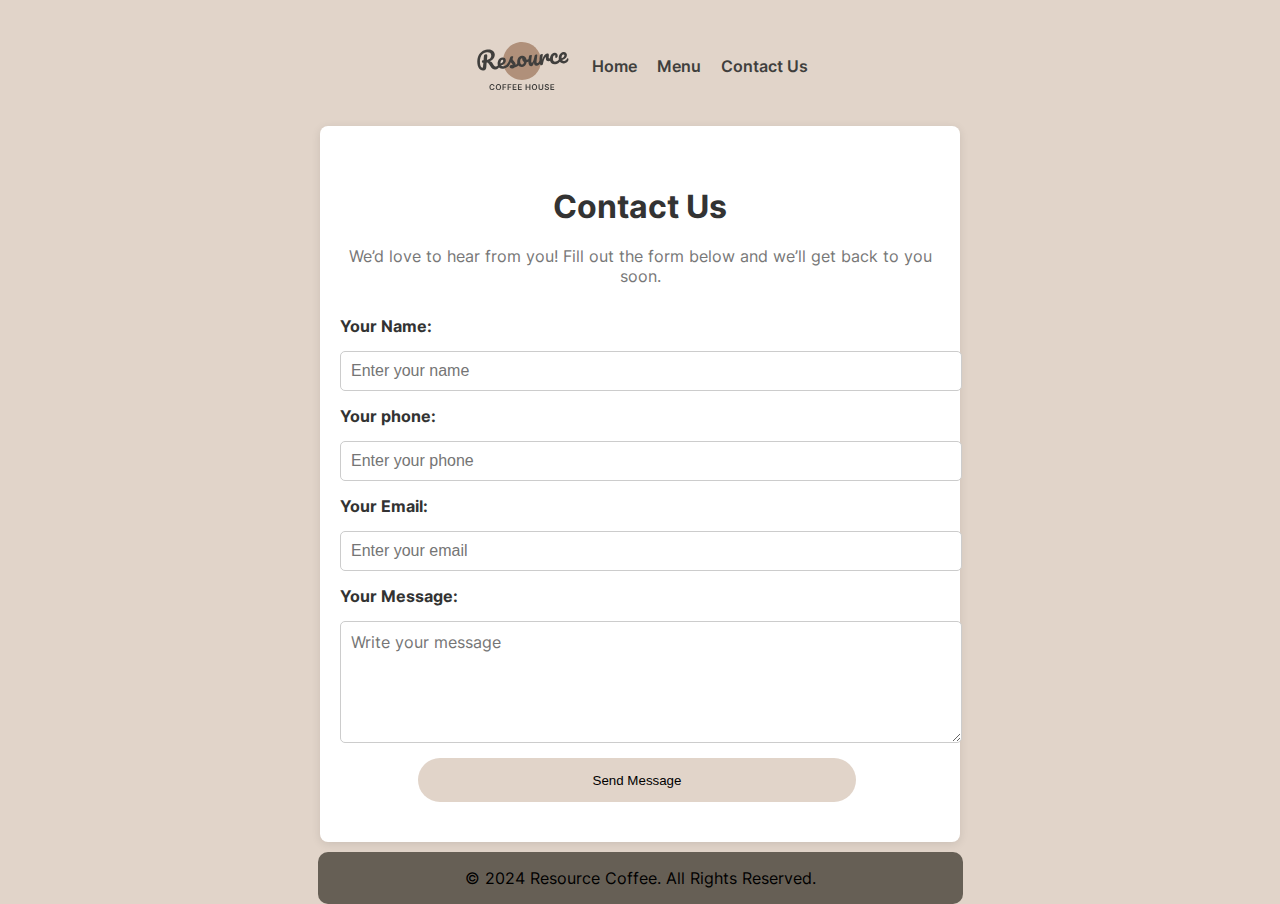
<file: feedback/feedback.html>
<!DOCTYPE html>
<html lang="en">

<head>
    <meta charset="UTF-8">
    <meta name="viewport" content="width=device-width, initial-scale=1.0">
    <title>Contact Us</title>
    <link rel="stylesheet" href="./feedback.css">
</head>

<body>
    <div class="main">
        <header class="header">
            <nav>
                <div class="logo" onclick="location.href='../index.html'" class="logo">
                    
                </div>
                <div class="links">
                    <a href="../index.html">Home</a>
                    <a href="../cofee_menu/coffee_menu.html">Menu</a>
                    <a href="../index.html#contacts" class="active">Contact Us</a>
                </div>
            </nav>
        </header>

        <div class="contact-container">
            <h1>Contact Us</h1>
            <p>We’d love to hear from you! Fill out the form below and we’ll get back to you soon.</p>
            
            <form id="contact-form">
                <label for="name">Your Name:</label>
                <input type="text" id="name" name="name" placeholder="Enter your name" required>
                <label for="phone">Your phone:</label>
                <input type="tel" id="phone" name="phone" placeholder="Enter your phone" required>

                <label for="email">Your Email:</label>
                <input type="email" id="email" name="email" placeholder="Enter your email" required>

                <label for="message">Your Message:</label>
                <textarea id="message" name="message" rows="5" placeholder="Write your message" required></textarea>

                <button type="submit" class="order-close-btn">Send Message</button>
            </form>
        </div>

        <footer class="footer">
            <p>© 2024 Resource Coffee. All Rights Reserved.</p>
        </footer>
    </div>

    <script src="./feedback.js"></script>
</body>

</html>
</file>
<file: cofee_menu/coffee_menu.css>
html {
    scroll-behavior: smooth;
}

* {
    margin: 0 auto;
}

@font-face {

    font-family: "Inter";

    src: url(../fonts/Inter-VariableFont_slnt\,wght.ttf) format("woff"),



}

body {
    display: flex;
    align-items: center;
    background: var(--background-body, #E1D4C9);
    justify-content: center;
}

.main {
    position: relative;
    display: flex;
    width: 1440px;

    background: var(--background-body, #E1D4C9);
    flex-direction: column;
    align-items: center;
    justify-content: center;
}

a {
    text-decoration: none;
    background-image: linear-gradient(currentColor, currentColor);
    background-position: 50% 100%;
    background-repeat: no-repeat;
    background-size: 0% 2px;
    transition: background-size .3s;
}

a:hover {
    background-size: 100% 1px;
}

.main>div, footer {

    margin: 0;
    margin-bottom: 100px;
    width: 1440px;

}

.header {
    width: 1440px;
    position: relative;

    display: flex;
    flex-direction: column;
    align-items: center;
    justify-content: center;

    margin-top: 20px;

    margin-bottom: 20px;

}

header nav {
    width: 1360px;
    height: 60px;
    padding-top: 16px;
    position: relative;

    display: flex;
    flex-direction: row;
    justify-content: center;

}

.logo {


    background-image: url(../images/logo.svg);
    width: 100px;
    height: 60px;
}

.logo:hover {
    cursor: pointer;
}

header a {
    font-feature-settings: 'clig'off, 'liga'off;

    /* Desktop/Action/link & button */
    font-family: Inter;
    font-size: 16px;
    font-style: normal;
    font-weight: 600;
    line-height: 150%;
    /* 24px */
    color: #403F3D;


}

.links {
    margin: 0;
    width: 1188px;
    height: 60px;
    display: flex;
    justify-content: center;
    align-items: center;
    align-content: stretch;




}

.links a {
    margin: 0;
    margin-right: 40px;

}


header a:hover {}

.menu {

    width: 72px;
    height: 60px;
    margin: 0;
    display: flex;
    flex-direction: r;
    align-items: center;
    gap: 4px;


}

.menu img {
    width: 20px;
    height: 20px;
}



.coffe-menu {
    width: 1440px;

    display: flex;
    flex-direction: column;
    align-items: center;
    justify-content: center;
    gap: 40px;
}

.coffe-menu>p {
    width: 800px;
    color: #403F3D;
    text-align: center;
    font-feature-settings: 'clig'off, 'liga'off;
    /* Desktop/Heading/heading-2 */
    font-family: Inter;
    font-size: 60px;
    font-style: normal;
    font-weight: 600;
    line-height: 125%;
    /* 75px */
}

.coffe-menu>p :last-child {
    color: #B0907A;
    font-style: italic;
}

.cofee_menu_btns {
    /* width: 361px; */
    display: flex;
    flex-direction: row;
    gap: 16px;
}

.cofee_menu_btns div {
    display: flex;
    flex-direction: row;
    gap: 8px;
    align-items: center;
    justify-content: center;
    border-radius: 100px;
    height: 46px;
    margin: 0px;
    border: 1px solid #C1B6AD;
    background: #E1D4C9;
    font-feature-settings: 'clig'off, 'liga'off;
    /* Desktop/Action/link & button */
    font-family: Inter;
    font-size: 16px;
    font-style: normal;
    font-weight: 600;
    line-height: 150%;

}

.cofee_menu_btns div img {
    margin: 0px;
}

.cofee_menu_btns :hover {
    background-color: #665F55;
    color: var(--text-light, #E1D4C9);
    cursor: pointer;
}

.btn-cofee {

    width: 115px;

}

.btn-tea {
    width: 90px;

}

.btn-dessert {
    width: 124px;
}

.coffe-menu_items {
    width: 1360px;
    display: flex;
    flex-direction: row;

    flex-wrap: wrap;



}

.coffe-menu-item {
    transform: scale(1);
    transition: transform .5s;
    position: relative;
    width: 310px;
    height: 506px;
    display: flex;
    flex-direction: column;



    border-radius: 40px;
    border: 1px solid #C1B6AD;
    overflow: hidden;
    margin-bottom: 40px;
    background-color: #E1D4C9;
}

.coffe-menu-item:hover {
    transform: scale(1.1);
    z-index: 2;
    cursor: pointer;
    transition: transform .5s;
}

.coffe-menu-item img {
    border-radius: 40px;
}

.coffe-menu-item-text {

    width: 270px;
    margin: 20px;
    display: flex;
    flex-direction: column;
    align-items: flex-start;

    gap: 12px;
    color: var(--text-dark, #403F3D);
    font-feature-settings: 'clig'off, 'liga'off;
    /* Desktop/Body/medium */
    font-family: Inter;
    font-size: 16px;
    font-style: normal;
    font-weight: 400;
    line-height: 150%;
    /* 24px */


}

.coffe-menu-item-text :first-child {
    margin: 0;
    font-size: 24px;
    font-weight: 600;
}

.coffe-menu-item-text :nth-child(2) {
    margin: 0;

}

.coffe-menu-item-text :last-child {
    position: absolute;
    bottom: 20px;
    margin: 0;
    font-size: 24px;
    font-weight: 600;

}








.footer_bg {
    background-color: #665F55;
    width: 1360px;
    height: 450px;
    border-radius: 40px;
    display: flex;
    flex-direction: row;
    gap: 40px;
    align-items: center;

}

.contacts_texts_btns {
    width: 530px;
    height: 250px;
    display: flex;
    flex-direction: column;
    align-items: flex-start;
    margin-left: 100px;
    margin-right: 0px;
}

.contacts_texts_btns p {
    color: var(--text-light, #E1D4C9);
    font-feature-settings: 'clig'off, 'liga'off;
    /* Desktop/Heading/heading-2 */
    font-family: Inter;
    font-size: 60px;
    font-style: normal;
    font-weight: 600;
    line-height: 125%;
    /* 75px */
}

.contacts_texts_btns p :last-child {
    color: var(--text-accent, #B0907A);
    font-feature-settings: 'clig'off, 'liga'off;
    /* Desktop/Heading/heading-2.accent */
    font-family: Inter;
    font-size: 60px;
    font-style: italic;
    font-weight: 600;
    line-height: 125%;
}

.contacts_btn {
    display: flex;
    flex-direction: row;
    align-items: flex-start;
    gap: 12px;
    margin-top: 40px;
    margin-left: 0px;
}

.contacts_btn svg:hover {
    cursor: pointer;

}

.contacts_info {
    width: 530px;
    height: 186px;
    display: flex;
    align-items: flex-start;
    flex-direction: column;
}

.contacts_info p {
    color: var(--text-light, #E1D4C9);
    font-feature-settings: 'clig'off, 'liga'off;
    /* Desktop/Heading/heading-3 */
    font-family: Inter;
    font-size: 24px;
    font-style: normal;
    font-weight: 600;
    line-height: 125%;
    /* 30px */
    margin-bottom: 40px;
    margin-left: 0px;

}

.contacts_info a {
    margin-left: 0px;
    margin-bottom: 16px;
}

.container_preview {

    position: fixed;
    top: 0;
    width: 100vw;
    height: 100vh;

    background-color: rgba(64, 63, 61, 0.80);
    display: none;
    

}

.card_coffe_ccontainer {

    display: flex;
    width: 800px;
    padding: 16px;
    flex-direction: row;
    justify-content: center;
    align-items: flex-start;
    border-radius: 40px;
    background: var(--background-body, #E1D4C9);
    gap: 20px;
}

.img-cont {
    width: 310px;
    height: 472px;
    overflow: hidden;

}

.img-cont img {
    border-radius: 40px;
}

.card-coffee-order-cont {
    width: 458px;
    height: 472px;
    display: flex;
    flex-direction: column;
    justify-content: center;
    gap: 20px;
    color: var(--text-dark, #403F3D);
    font-feature-settings: 'clig'off, 'liga'off;
    /* Desktop/Body/medium */
    font-family: Inter;
    font-size: 16px;
    font-style: normal;
    font-weight: 400;
    line-height: 150%;
    /* 24px */
}

.order-coffee-discription {
    width: 438px;
    height: 90px;
    display: flex;
    flex-direction: column;
    align-items: flex-start;
    justify-content: space-between;


}

.order-coffee-discription p {
    margin: 0;
    text-align: left;
}

.order-coffee-discription :first-child {
    font-size: 24px;
    font-weight: 600;
    line-height: 125%;
    /* 30px */
}

.order-info {
    width: 438px;
    color: var(--text-dark, #403F3D);
    font-feature-settings: 'clig'off, 'liga'off;
    /* Desktop/Body/caption */
    font-family: Inter;
    font-size: 10px;
    font-style: normal;
    font-weight: 600;
    line-height: 140%;
    /* 14px */
    display: flex;
    flex-direction: row;
    gap: 8px;
}

.order-info svg {
    width: 20px;
    height: 20px;

}

.order-total-price {
    width: 438px;
    height: 30px;
    display: flex;
    flex-direction: row;
    justify-content: space-between;
    align-items: flex-start;
    color: var(--text-dark, #403F3D);
    font-size: 24px;
    font-weight: 600;
}

.order-total-price p {
    margin: 0;
}

.order-size {
    width: 438px;
    height: 78px;

}
.order-size p{
    text-align: left;
}

.order-btns {
    display: flex;
    flex-direction: row;
    gap: 8px;

}
.order-additives p{
    text-align: left;

}

.order-btn {
    width: fit-content;
    height: 46px;
    display: flex;
    justify-content: center;
    align-items: center;
    text-align: center;
    border-radius: 100px;
    background-color: #E1D4C9;
    border: 1px solid #C1B6AD;
    gap: 8px;
    margin: 0;
    color: var(--text-dark, #403F3D);
    font-feature-settings: 'clig'off, 'liga'off;
    /* Desktop/Action/link & button */
    font-family: Inter;
    font-size: 16px;
    font-style: normal;
    font-weight: 600;
    line-height: 150%;
    /* 24px */
    padding-left: 8px;
    padding-right: 16px;

}

.order-btn div {
    width: 30px;
    height: 30px;
    border-radius: 50%;
    background-color: #C1B6AD;
    display: flex;

    justify-content: center;
    align-items: center;
    margin: 0;
}

.order-btn:hover {
    background-color: #665F55;
    color: var(--text-light, #E1D4C9);
    cursor: pointer;
}

.order-additives {
    width: 438px;
    height: 78px;

}

.order-close-btn {
    width: 438px;
    height: 44px;
    border-radius: 100px;
    border: 1px solid var(--border-dark, #665F55);
    display: flex;
    justify-content: center;
    align-items: center;
    background: var(--background-body, #E1D4C9);
    z-index: 1;
}

.order-close-btn:hover {
    background: #665F55;
    color: #E1D4C9;
    cursor: pointer;

}

.set-visible {
    display: block;
    z-index: 2;
    display: flex;
    align-items: center;
    justify-content: center;
    text-align: center;
    
}
</file>
<file: feedback/feedback.css>
/* Общие стили для contact.html */
body {
    font-family: Inter;
    margin: 0;
    padding: 0;
    background: var(--background-body, #E1D4C9);
}
@font-face {

    font-family: "Inter";

    src: url(../fonts/Inter-VariableFont_slnt\,wght.ttf) format("woff"),



}

form { 
    font-family: Inter;
}
.main {
    display: flex;
    flex-direction: column;
    align-items: center;

    

}
a {
    text-decoration: none;
    background-image: linear-gradient(currentColor, currentColor);
    background-position: 50% 100% ;
    background-repeat: no-repeat;
    background-size: 0% 2px;
    transition: background-size .3s;
}
a:hover {
    background-size: 100% 1px;
}
.header {
   
    position: relative;
    
    display: flex;
    flex-direction: column;
    align-items: center;
    justify-content: center;

    margin-top: 20px;

    margin-bottom: 10px;

}

header nav {
    
    padding-top: 16px;
    position: relative;

    display: flex;
    flex-direction: row;
    justify-content: center;
    margin-bottom: 20px;
    justify-content: space-between;
    gap: 20px;
}
.logo {


    background-image: url(../images/logo.svg);
    width: 100px;
    height: 60px;
    cursor: pointer;
}



header a {
    font-feature-settings: 'clig'off, 'liga'off;

    /* Desktop/Action/link & button */
    font-family: Inter;
    font-size: 16px;
    font-style: normal;
    font-weight: 600;
    line-height: 150%;
    /* 24px */
    color: #403F3D;
    

}

.links {
    margin: 0;
    
    display: flex;
    justify-content: center;
    align-items: center;
    align-content: stretch;
    gap: 20px;




}

.contact-container {
    padding: 40px 20px;
    max-width: 600px;
    margin: 0 auto;
    background-color: #fff;
    border-radius: 8px;
    box-shadow: 0 2px 10px rgba(0, 0, 0, 0.1);
    text-align: center;
    
    
}

.contact-container h1 {
    margin-bottom: 20px;
    color: #333;
}

.contact-container p {
    color: #777;
    margin-bottom: 30px;
}

#contact-form {
    display: flex;
    flex-direction: column;
    gap: 15px;
}

#contact-form label {
    text-align: left;
    font-weight: bold;
    color: #333;
}

#contact-form input, #contact-form textarea {
    width: 100%;
    padding: 10px;
    border: 1px solid #ccc;
    border-radius: 5px;
    font-size: 16px;
}
#message{
    font-family: Inter;
    
}

#contact-form button {
    margin-left: 13%;
    padding: 10px 20px;
    
    border: none;
    
    
    cursor: pointer;
}





.order-close-btn {
    width: 438px;
    height: 44px;
    border-radius: 100px;
    border: 1px solid var(--border-dark, #665F55);
    display: flex;
    justify-content: center;
    align-items: center;
    background: var(--background-body, #E1D4C9);
    z-index: 1;
}

.order-close-btn:hover {
    background: #665F55;
    color: #E1D4C9;
    cursor: pointer;

}
.footer {
    margin-top: 10px;
    background-color: #665F55;
    width: 645px;
    border-radius: 10px;
    display: flex;
    flex-direction: column;
   
    align-items: center;
    align-content: center;
    text-align: center;
}
</file>
